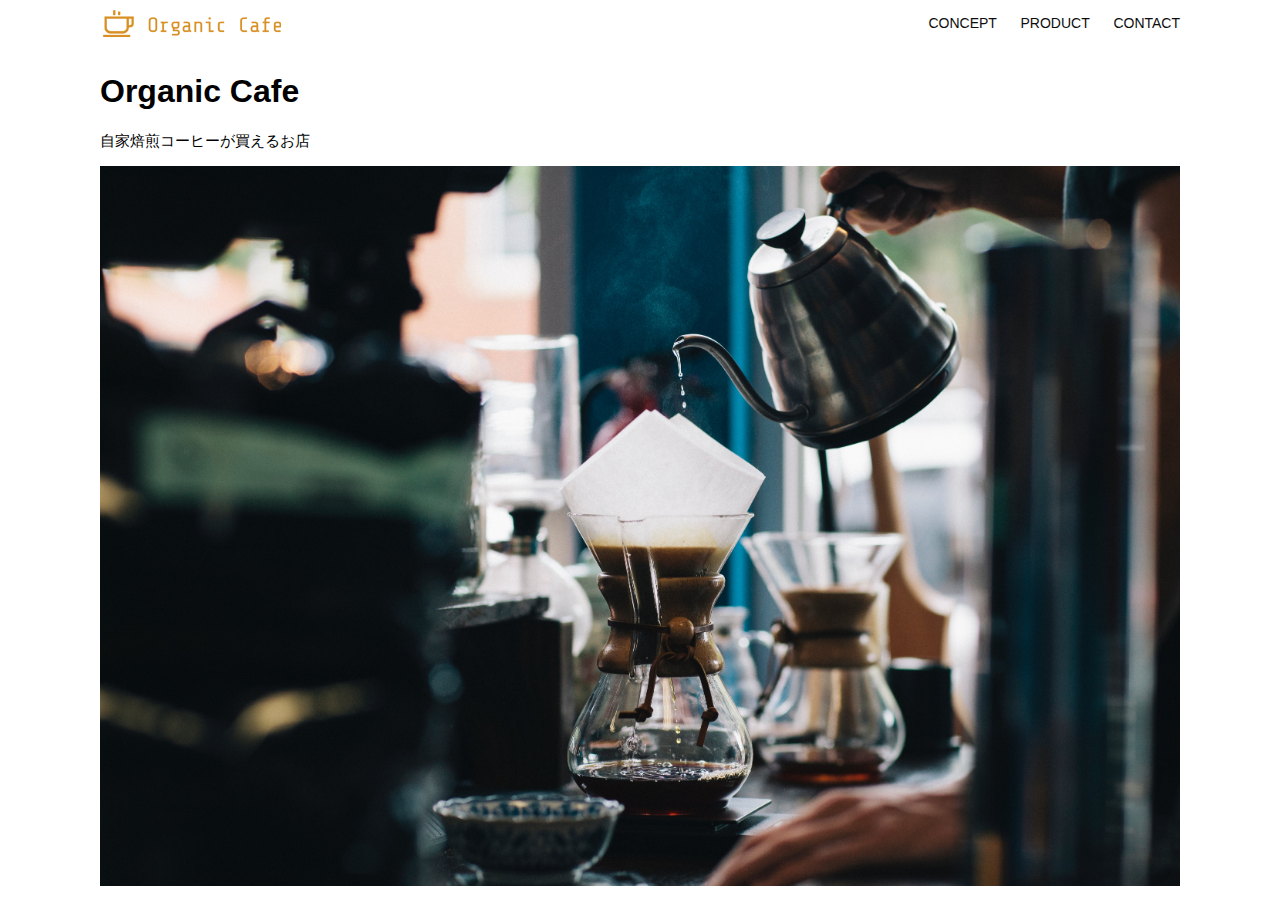
<file: html-css-kadai_013/index.html>
<!DOCTYPE html>
<html>
  <head>
    <title>Organic Cafe</title>
    <meta charset="UTF-8" />
    <meta
      name="description"
      content="自家焙煎のコーヒーがお家で楽しめるOrganic Cafe"
    />
    <meta name="viewport" content="width=device-width, initial-scale=1.0" />
    <link rel="stylesheet" href="style.css" />
  </head>
  <body>
    <!-- ヘッダー -->
    <header>
      <!-- ロゴ -->
      <a href="index.html" id="logo"
        ><img src="images/logo.png" alt="トップページに戻る"
      /></a>

      <!-- PC用ナビゲーション -->
      <nav id="nav-pc">
        <a href="index.html#concept">CONCEPT</a>
        <a href="index.html#product">PRODUCT</a>
        <a href="index.html#contact">CONTACT</a>
      </nav>
      <!-- SP用ナビゲーション -->
      <img id="menu-sp" src="images/button-menu.png" alt="ナビゲーションを開く" onclick="document.getElementById('nav-sp').style.display='block'">
      <nav id="nav-sp">
        <img id="close" src="images/button-close.png" alt="ナビゲーションを閉じる" onclick="document.getElementById('nav-sp').style.display='none'">
        <a id="logo-sp" href="index.html" onclick="document.getElementById('nav-sp').style.display='none';"><img src="images/logo-sp.png" alt="トップページに戻る"></a>
        <a class="menu" href="index.html#concept" onclick="document.getElementById('nav-sp').style.display='none'">CONCEPT</a>
        <a class="menu" href="index.html#product" onclick="document.getElementById('nav-sp').style.display='none'">PRODUCT</a>
        <a class="menu" href="index.html#contact" onclick="document.getElementById('nav-sp').style.display='none'">CONTACT</a>
      </nav>
    </header>
    <main>
      <article>
        <!-- メインビジュアル -->
        <section id="main-visual">
          <div id="main-message">
            <h1>Organic Cafe</h1>
            <p>自家焙煎コーヒーが買えるお店</p>
          </div>
          <img
            src="images/main-image.jpg"
            alt="コーヒーをハンドドリップで淹れる画像"
          />
        </section>
      </article>
    </main>
  </body>
</html>
</file>
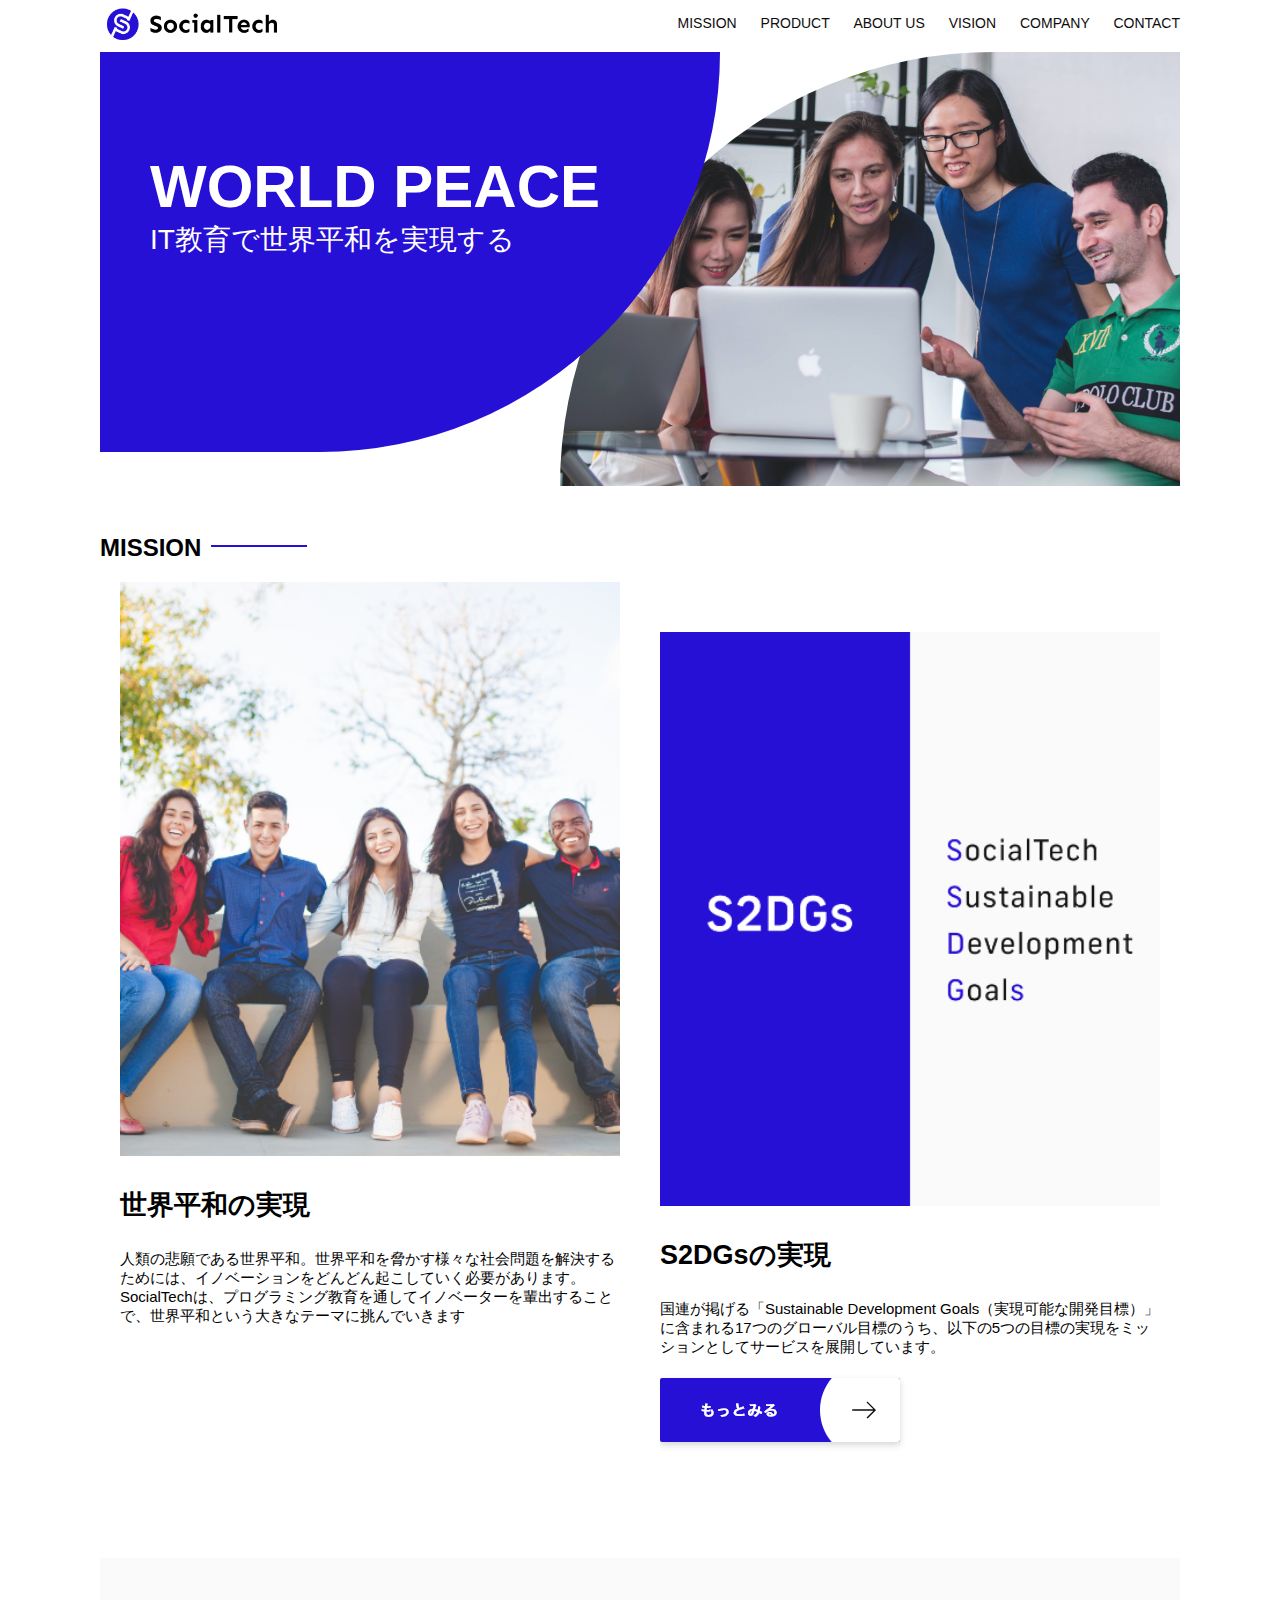
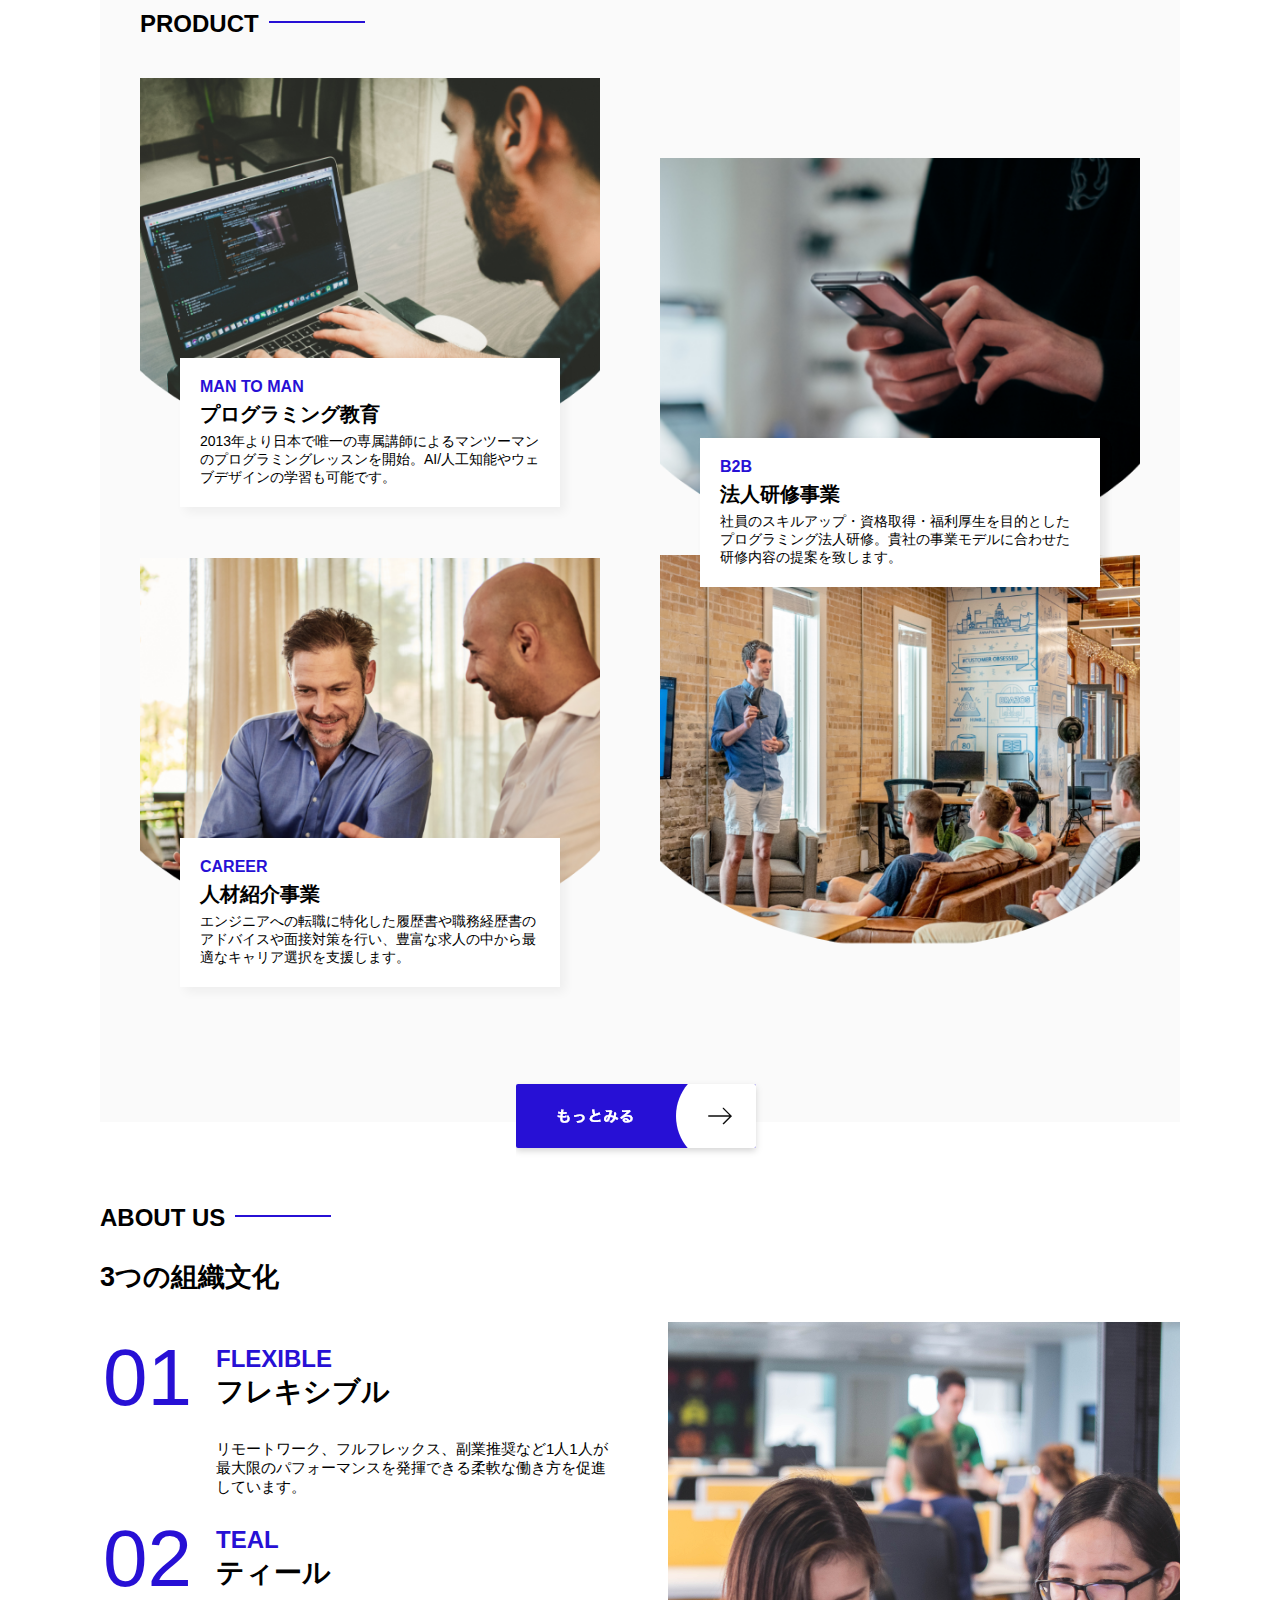
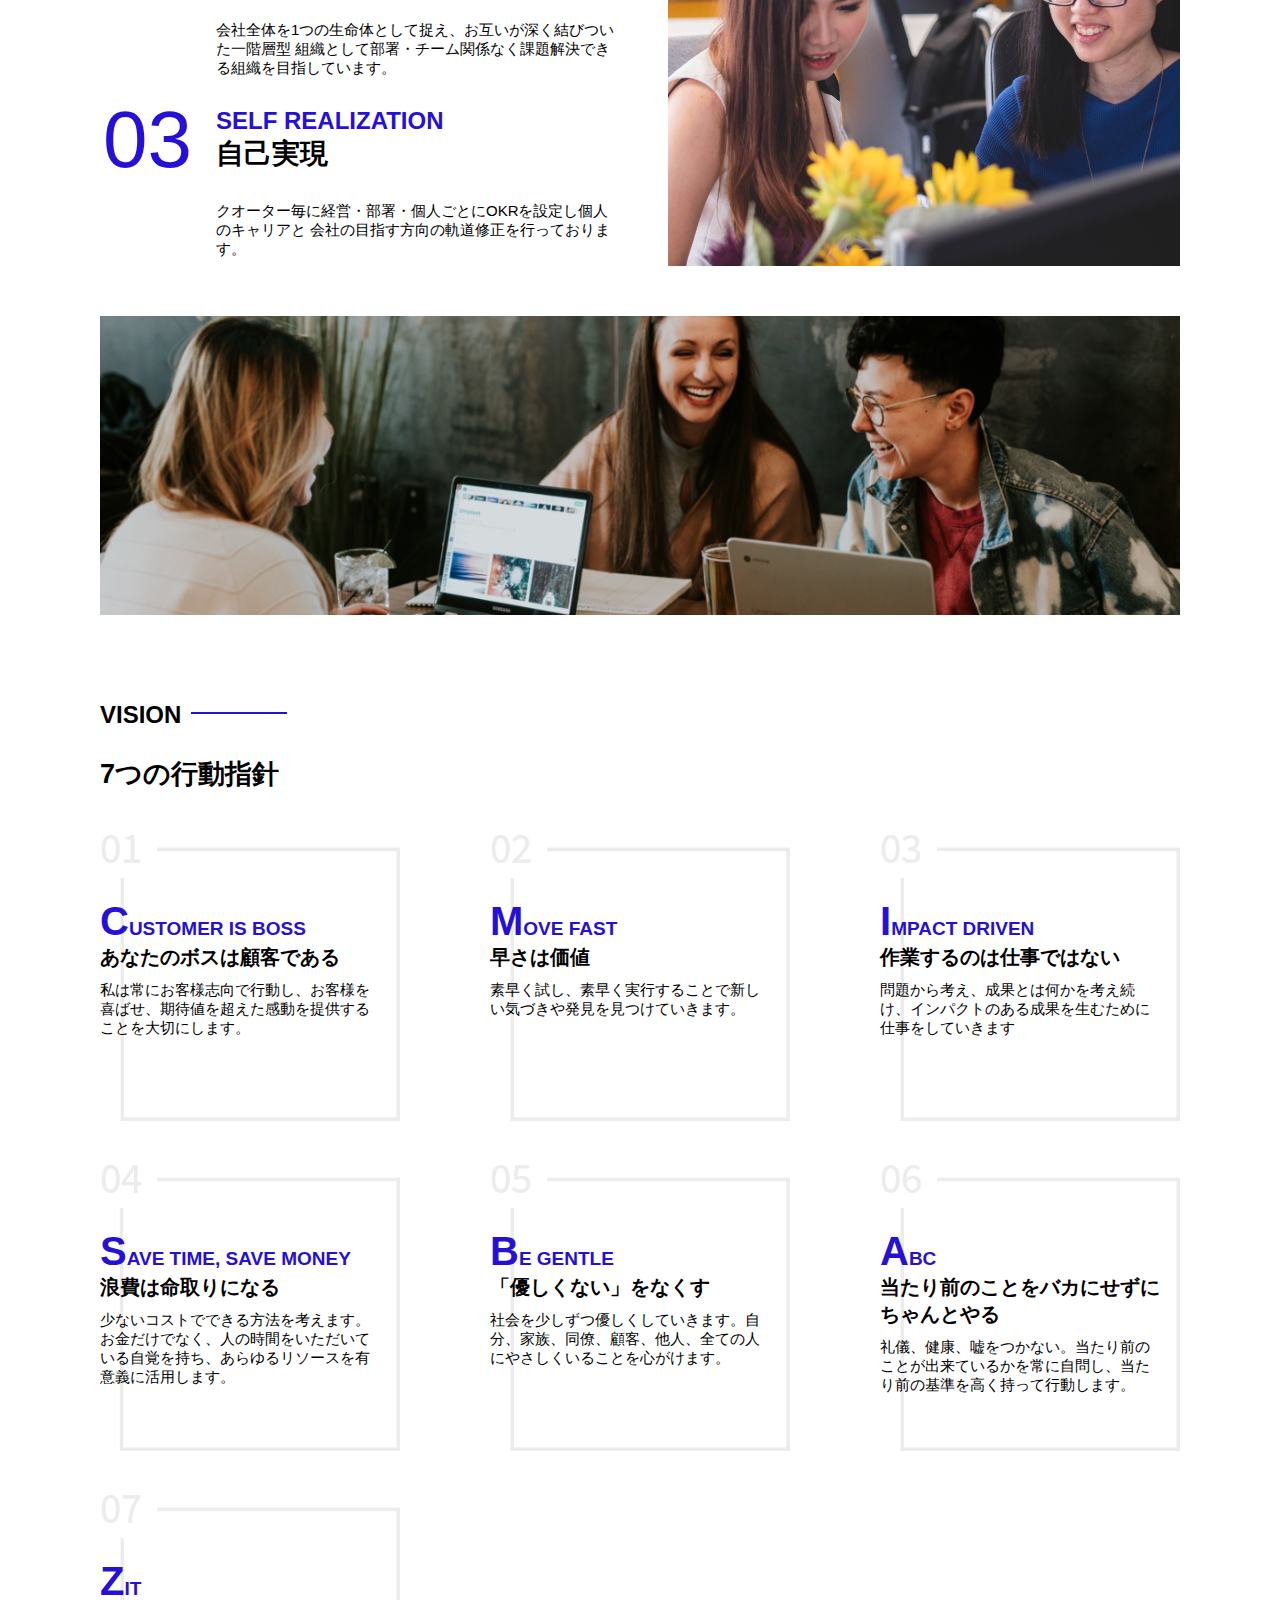
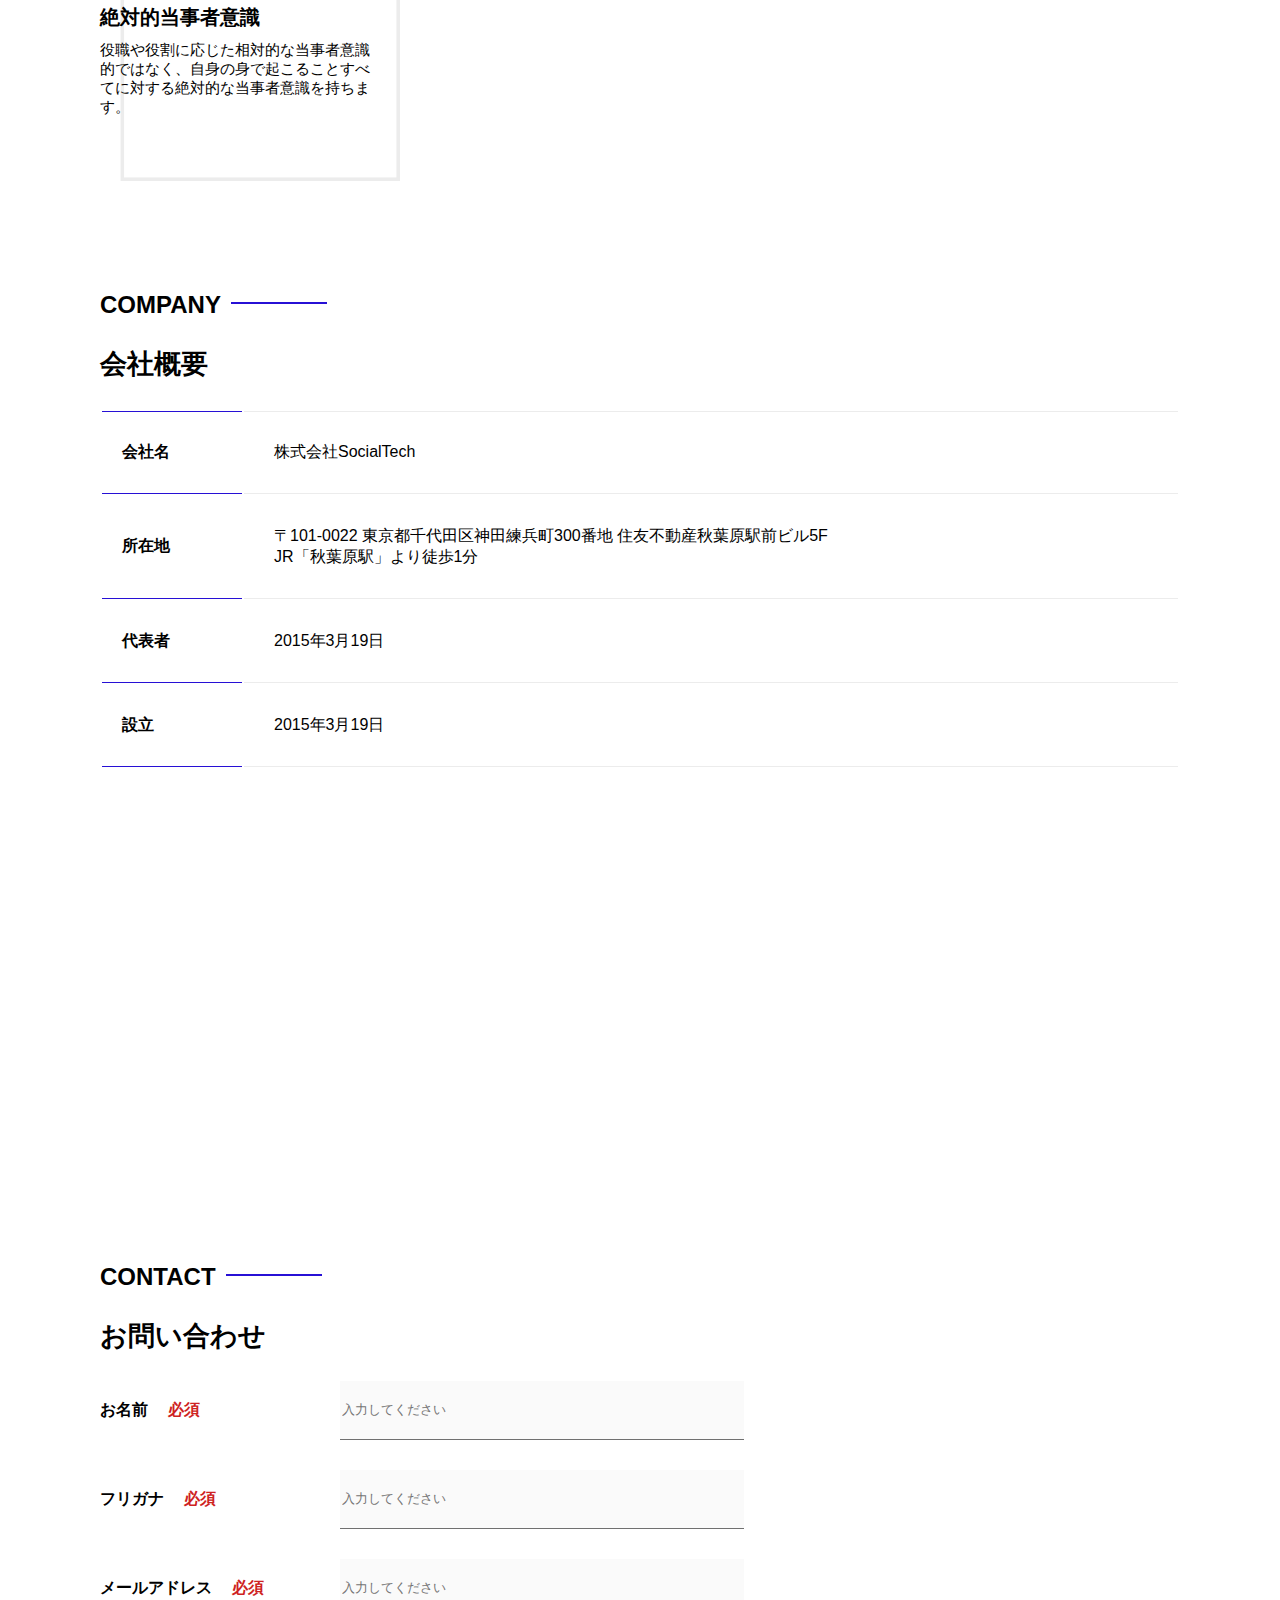
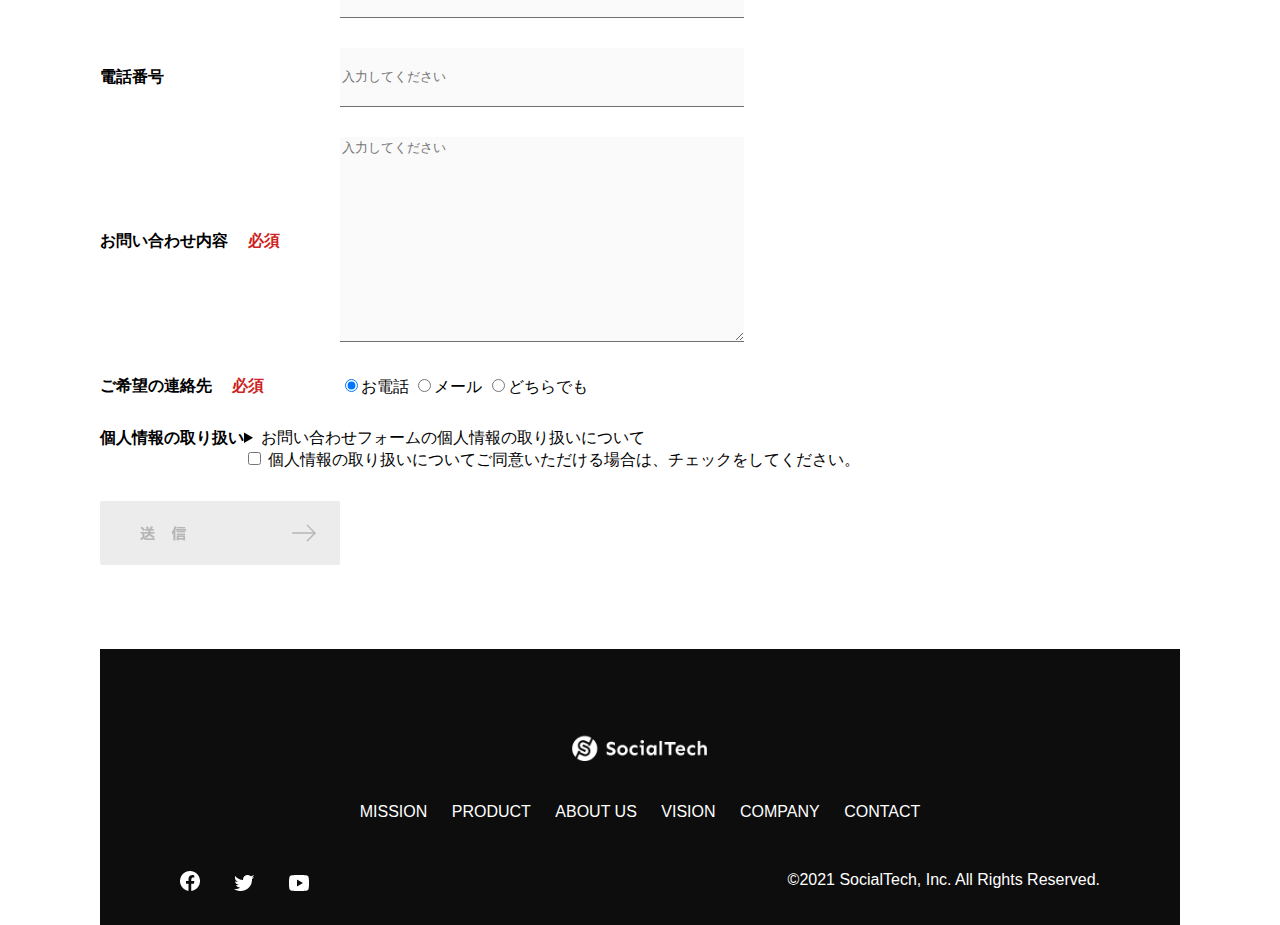
<file: kadai_tutorial_output/index.html>
<!DOCTYPE html>
<html>
    <head>
        <title>SocialTech</title>
        <meta charset="UTF-8">
        <meta name="description" content="SocialTechはEdTech業界のリーディングカンパニーを目指します。">
        <meta name="viewport" content="width=device-width, initial-scale=1.0">
        <link rel="stylesheet" href="style.css">
    </head>
    <body>
        <!--ヘッダー-->
        <header>
            <!--ロゴ-->
            <a href="index.html" id="logo"><img src="images/logo.png" alt="トップページに戻る"></a>

            <!--PC用ナビゲーション-->
            <nav id="nav-pc">
                <a href="mission.html">MISSION</a>
                <a href="product.html">PRODUCT</a>
                <a href="index.html#aboutus">ABOUT US</a>
                <a href="index.html#vision">VISION</a>
                <a href="index.html#company">COMPANY</a>
                <a href="index.html#contact">CONTACT</a>
            </nav>
            <!--スマホ用メニューボタン-->
            <img id="menu-sp" src="images/button-menu.png" alt="ナビゲーションを開く" onclick="document.getElementById('nav-sp').style.display='block'">

            <!--スマホ用ナビゲーション-->
            <nav id="nav-sp">
                <img id="close" src="images/button-close.png" alt="ナビゲーションを閉じる" onclick="document.getElementById('nav-sp').style.display='none'">
                <a id="logo-sp" href="index.html" onclick="document.getElementById('nav-sp').style.display='none'"><img src="images/logo-sp.png" alt="トップページに戻る"></a>
                <a class="menu" href="mission.html" onclick="document.getElementById('nav-sp').style.display='none'">MISSION</a>
                <a class="menu" href="product.html" onclick="document.getElementById('nav-sp').style.display='none'">PRODUCT</a>
                <a class="menu" href="index.html#aboutus" onclick="document.getElementById('nav-sp').style.display='none'">ABOUT US</a>
                <a class="menu" href="index.html#vision" onclick="document.getElementById('nav-sp').style.display = 'none'">VISION</a>
                <a class="menu" href="index.html#company" onclick="document.getElementById('nav-sp').style.display='none'">COMPANY</a>
                <a class="menu" href="index.html#contact" onclick="document.getElementById('nav-sp').style.display='none'">CONTACT</a>
                <div id="sns">
                    <a href="https://www.facebook.com/sejuku2013"><img src="images/button-facebook.png" alt="Facebookのリンク"></a>
                    <a href="https://twitter.com/samuraijuku"><img src="images/button-twitter.png" alt="twitterのリンク"></a>
                    <a href="https://www.youtube.com/channel/UCCF0Q05aDK0xXam4cUQXT8g"><img src="images/button-youtube.png" alt="YouTubeのリンク"></a>
                </div>
            </nav>
        </header>
        <main>
            <article>
                <!--メインビジュアル-->
                <section id="main-visual">
                    <div id="main-message">
                        <h1>WORLD PEACE</h1>
                        <p>IT教育で世界平和を実現する</p>
                    </div>
                    <img src="images/index/index-main.png" alt="PCの周りに集まる多国籍の仲間たち">
                </section>
                <!--ミッション-->
                <section id="mission">
                    <h2 class="index-h2">MISSION</h2>
                    <div id="mission-flex">
                        <div>
                            <img id="mission-photo" src="images/index/index-mission.png" alt="屋外のベンチで写真を撮影する多国籍の仲間たち">
                            <h3>世界平和の実現</h3>
                            <p>人類の悲願である世界平和。世界平和を脅かす様々な社会問題を解決するためには、イノベーションをどんどん起こしていく必要があります。SocialTechは、プログラミング教育を通してイノベーターを輩出することで、世界平和という大きなテーマに挑んでいきます</p>
                        </div>
                        <div>
                            <img id="s2dgs" src="images/index/s2dgs.png" alt="S2DGs">
                            <h3>S2DGsの実現</h3>
                            <p>国連が掲げる「Sustainable Development Goals（実現可能な開発目標）」に含まれる17つのグローバル目標のうち、以下の5つの目標の実現をミッションとしてサービスを展開しています。</p>
                            <a href="mission.html">
                                <img src="images/button-more.png" alt="もっとみる">
                            </a>
                        </div>
                    </div>
                </section>
                <!--プロダクト-->
                <section id="product">
                    <h2 class="index-h2">PRODUCT</h2>
                    <div>
                        <div id="product-left">
                            <div>
                                <img class="product-photo" src="images/index/index-mantoman.png" alt="PCでコードを書く男性">
                                <div class="product-explain">
                                    <span>MAN TO MAN</span>
                                    <h3>プログラミング教育</h3>
                                    <p>2013年より日本で唯一の専属講師によるマンツーマンのプログラミングレッスンを開始。AI/人工知能やウェブデザインの学習も可能です。</p>
                                </div>
                            </div>
                            <div>
                                <img class="product-photo" src="images/index/index-career.png" alt="笑顔で話し合う2人の男性">
                                <div class="product-explain">
                                    <span>CAREER</span>
                                    <h3>人材紹介事業</h3>
                                    <p>エンジニアへの転職に特化した履歴書や職務経歴書のアドバイスや面接対策を行い、豊富な求人の中から最適なキャリア選択を支援します。</p>
                                </div>
                            </div>
                        </div>
                        <div id="product-right">
                            <div>
                                <img class="product-photo" src="images/index/index-media.png" alt="スマートフォンを操作する人">
                                <div class="product-explain">
                                    <span>MEDIA</span>
                                    <h3>プログラミング学習メディア</h3>
                                    <p>月間200万人に読まれる日本最大級のプログラミング学習サイト「SocialTech Blog」やYouTubeチャンネルもて学習情報を発信しています</p>
                                </div>
                            </div>
                            <div>
                                <img class="product-photo" src="images/index/index-b2b.png" alt="講演中の男性とそれを聴く人々">
                                <div class="product-explain">
                                    <span>B2B</span>
                                    <h3>法人研修事業</h3>
                                    <p>社員のスキルアップ・資格取得・福利厚生を目的としたプログラミング法人研修。貴社の事業モデルに合わせた研修内容の提案を致します。</p>
                                </div>
                            </div>
                        </div>
                    </div>
                    <div>
                        <a id="product-more" href="product.html">
                            <img src="images/button-more.png" alt="もっとみる">
                        </a>
                    </div>
                </section>
                <!--ABOUT US-->
                <section id="aboutus">
                    <h2 class="index-h2">ABOUT US</h2>
                    <h3>3つの組織文化</h3>
                    <div>
                        <table class="culture-table">
                            <tr>
                                <td>
                                    <span class="culture-num">01</span>
                                </td>
                                <td>
                                    <span class="culture-en">FLEXIBLE</span>
                                    <span class="culture-jp">フレキシブル</span>
                                </td>
                            </tr>
                            <tr>
                                <td>
                                    <!--空のセル-->
                                </td>
                                <td>
                                    <p class="culture-description">
                                        リモートワーク、フルフレックス、副業推奨など1人1人が最大限のパフォーマンスを発揮できる柔軟な働き方を促進しています。
                                    </p>
                                </td>
                            </tr>
                            <tr>
                                <td>
                                    <span class="culture-num">02</span>
                                </td>
                                <td>
                                    <span class="culture-en">TEAL</span>
                                    <span class="culture-jp">ティール</span>
                                </td>
                            </tr>
                            <tr>
                                <td>
                                    <!--空のセル-->
                                </td>
                                <td>
                                    <p class="culture-description">
                                        会社全体を1つの生命体として捉え、お互いが深く結びついた一階層型
                                        組織として部署・チーム関係なく課題解決できる組織を目指しています。
                                    </p>
                                </td>
                            </tr>
                            <tr>
                                <td>
                                    <span class="culture-num">03</span>
                                </td>
                                <td>
                                    <span class="culture-en">SELF REALIZATION</span>
                                    <span class="culture-jp">自己実現</span>
                                </td>
                            </tr>
                            <tr>
                                <td>
                                    <!--空のセル-->
                                </td>
                                <td>
                                    <p class="culture-description">
                                        クオーター毎に経営・部署・個人ごとにOKRを設定し個人のキャリアと
                                        会社の目指す方向の軌道修正を行っております。
                                    </p>
                                </td>
                            </tr>
                        </table>
                        <img class="culture-img" src="images/index/index-aboutus1.png" alt="笑顔で話し合う2人の女性">
                    </div>
                    <img class="culture-img2" src="images/index/index-aboutus2.png" alt="笑顔で話し合う3人の男女">
                </section>
                <!--VISION-->
                <section id="vision">
                    <h2 class="index-h2">VISION</h2>
                    <h3>7つの行動指針</h3>
                    <div>
                        <div class="vision-box">
                            <img src="images/index/vision-01.png" alt="01">
                            <span>
                                <h4>CUSTOMER IS BOSS</h4>
                                <h5>あなたのボスは顧客である</h5>
                                <p>私は常にお客様志向で行動し、お客様を喜ばせ、期待値を超えた感動を提供することを大切にします。</p>
                            </span>
                        </div>
                        <div class="vision-box">
                            <img src="images/index/vision-02.png" alt="02">
                            <span>
                                <h4>MOVE FAST</h4>
                                <h5>早さは価値</h5>
                                <p>素早く試し、素早く実行することで新しい気づきや発見を見つけていきます。</p>
                            </span>
                        </div>
                        <div class="vision-box">
                            <img src="images/index/vision-03.png" alt="03">
                            <span>
                                <h4>IMPACT DRIVEN</h4>
                                <h5>作業するのは仕事ではない</h5>
                                <p>問題から考え、成果とは何かを考え続け、インパクトのある成果を生むために仕事をしていきます</p>
                            </span>
                        </div>
                        <div class="vision-box">
                            <img src="images/index/vision-04.png" alt="04">
                            <span>
                                <h4>SAVE TIME, SAVE MONEY</h4>
                                <h5>浪費は命取りになる</h5>
                                <p>少ないコストでできる方法を考えます。お金だけでなく、人の時間をいただいている自覚を持ち、あらゆるリソースを有意義に活用します。</p>
                            </span>
                        </div>
                        <div class="vision-box">
                            <img src="images/index/vision-05.png" alt="05">
                            <span>
                                <h4>BE GENTLE</h4>
                                <h5>「優しくない」をなくす</h5>
                                <p>社会を少しずつ優しくしていきます。自分、家族、同僚、顧客、他人、全ての人にやさしくいることを心がけます。</p>
                            </span>
                        </div>
                        <div class="vision-box">
                            <img src="images/index/vision-06.png" alt="06">
                            <span>
                                <h4>ABC</h4>
                                <h5>当たり前のことをバカにせずにちゃんとやる</h5>
                                <p>礼儀、健康、嘘をつかない。当たり前のことが出来ているかを常に自問し、当たり前の基準を高く持って行動します。</p>
                            </span>
                        </div>
                        <div class="vision-box">
                            <img src="images/index/vision-07.png" alt="07">
                            <span>
                                <h4>ZIT</h4>
                                <h5>絶対的当事者意識</h5>
                                <p>役職や役割に応じた相対的な当事者意識的ではなく、自身の身で起こることすべてに対する絶対的な当事者意識を持ちます。</p>
                            </span>
                        </div>
                    </div>
                </section>
                <!--COMPANY-->
                <section id="company">
                    <h2 class="index-h2">COMPANY</h2>
                    <h3>会社概要</h3>
                    <table id="company-table">
                        <tr>
                            <th class="tableheader-first">会社名</th>
                            <td class="cell-first">株式会社SocialTech</td>
                        </tr>
                        <tr>
                            <th class="tableheader">所在地</th>
                            <td class="cell">〒101-0022 東京都千代田区神田練兵町300番地 住友不動産秋葉原駅前ビル5F<br>JR「秋葉原駅」より徒歩1分</td>
                        </tr>
                        <tr>
                            <th class="tableheader">代表者</th>
                            <td class="cell">2015年3月19日</td>
                        </tr>
                        <tr>
                            <th class="tableheader">設立</th>
                            <td class="cell">2015年3月19日</td>
                        </tr>
                    </table>
                    <iframe 
                    src="https://www.google.com/maps/embed?pb=!1m18!1m12!1m3!1d3240.068678112401!2d139.7720776762318!3d35.69992752894606!2m3!1f0!2f0!3f0!3m2!1i1024!2i768!4f13.1!3m3!1m2!1s0x60188fee13660e23%3A0x77137876edf742ac!2z5L2P5Y-L5LiN5YuV55Sj56eL6JGJ5Y6f6aeF5YmN44OT44Or!5e0!3m2!1sja!2sjp!4v1716807836981!5m2!1sja!2sjp" width="600" height="450" 
                    style="border:0;" allowfullscreen="" loading="lazy" referrerpolicy="no-referrer-when-downgrade">
                    </iframe>
                </section>
                <!--お問い合わせフォーム-->
                <section id="contact">
                    <h2 class="index-h2">CONTACT</h2>
                    <h3>お問い合わせ</h3>
                    <form>
                        <div>
                            <div class="contact-heading">
                                <label class="contact-label">お名前<span class="contact-span">必須</span></label>
                            </div>
                            <div>
                                <input type="text" name="name" placeholder="入力してください" class="contact-textbox">
                            </div>
                        </div>
                        <div>
                            <div class="contact-heading">
                                <label class="contact-label">フリガナ<span class="contact-span">必須</span></label>
                            </div>
                            <div>
                                <input type="text" name="hurigana" placeholder="入力してください" class="contact-textbox">
                            </div>
                        </div>
                        <div>
                            <div class="contact-heading">
                                <label class="contact-label">メールアドレス<span class="contact-span">必須</span></label>
                            </div>
                            <div>
                                <input tupe="text" name="email" placeholder="入力してください" class="contact-textbox">
                            </div>
                        </div>
                        <div>
                            <div class="contact-heading">
                                <label class="contact-label">電話番号</label>
                            </div>
                            <div>
                                <input type="text" name="tel" placeholder="入力してください" class="contact-textbox">
                            </div>
                        </div>
                        <div>
                            <div class="contact-heading">
                                <label class="contact-label">お問い合わせ内容<span class="contact-span">必須</span></label>
                            </div>
                            <div>
                                <textarea class="contact-textarea" placeholder="入力してください" name="message"></textarea>
                            </div>
                        </div>
                        <div>
                            <div class="contact-heading">
                                <label class="contact-label">ご希望の連絡先<span class="contact-span">必須</span></label>
                            </div>
                            <div>
                                <input class="radiobutton" type="radio" value="tel" name="contact" checked><label>お電話</label>
                                <input class="radiobutton" type="radio" value="mail" name="contact"><label>メール</label>
                                <input class="radiobutton" type="radio" value="both" name="contact"><label>どちらでも</label>
                            </div>
                        </div>
                        <div>
                            <div class="contact-label">個人情報の取り扱い</div>
                            <div>
                                <details>
                                    <summary>お問い合わせフォームの個人情報の取り扱いについて</summary>
                                    <div>
                                        <span>１. 組織の名称又は氏名</span><br>
                                        株式会社SocialTech<br><br>
                                        <span>２. 個人情報保護管理者（若しくはその代理人）の氏名又は職名、所属および連絡先
                                        鈴木 一郎 コーポレート部</span><br>
                                        メールアドレス:samurai@example.com<br>
                                        TEL:03-1234-5678<br>
                                        <span>３. 個人情報の利用目的</span><br>
                                        ・本サービス及び本サービスに関連する情報の提供又はそれらに関する連絡のため<br>
                                        ・ユーザーの本人確認のため<br>
                                        ・当社サービスのご案内のため<br>
                                        ・当社の商品等の広告または宣伝（電子メールによるものを含むものとします。）<br><br>
                                        <span>４. 個人情報の取り扱い業務の委託</span><br>
                                        個人情報の取り扱い業務の全部または一部を外部に業務委託する場合があります。<br>
                                        その際、弊社は、個人情報を適切に保護できる管理体制を敷き実行していることを条件として<br>
                                        委託先を厳選したうえで、機密保持契約を委託先と締結し、お客様の個人情報を厳密に管理させます。<br><br>
                                        <span>５. 個人情報の開示等の請求</span><br>
                                        お客様は、弊社に対してご自身の個人情報の開示等（利用目的の通知、開示、内容の訂正・追加・削除、利用の停止または消去、第三者への提供の停止）に関して、当社問い合わせ窓口に申し出ることができます<br>
                                        その際、弊社はお客様ご本人を確認させていただいたうえで、合理的な期間内に対応しています。<br><br>
                                        なお、個人情報に関する弊社問い合わせ先は、次の通りです。<br><br>
                                        株式会社SocialTech 個人情報問合せ窓口<br>
                                        〒101-0022 東京都千代田区神田練塀町300番地 住友不動産秋葉原駅前ビル5F<br>
                                        メールアドレス:sample@example.com TEL:03-1234-5678<br><br>
                                        <span>６. 個人情報を提供されることの任意性について</span><br><br>
                                        お客様がご自身の個人情報を弊社に提供されるか否かは、お客様のご判断によりますが、もしご提供されない場合には、適切なサービスが提供できない場合がありますので予めご了承ください。
                                    </div>
                                </details>
                                <input type="checkbox" name="agree">
                                <span>個人情報の取り扱いについてご同意いただける場合は、チェックをしてください。</span>
                            </div>
                        </div>
                        <input type="image" src="images/button-submit.png" alt="送信する">
                    </form>
                </section>
            </article>
            <footer>
                <div id="footer-logo">
                    <img src="images/logo-sp.png" alt="SocialTech">
                </div>
                <div id="footer-link">
                    <a href="mission.html">MISSION</a>
                    <a href="product.html">PRODUCT</a>
                    <a href="index.html#aboutus">ABOUT US</a>
                    <a href="index.html#vision">VISION</a>
                    <a href="index.html#company">COMPANY</a>
                    <a href="index.html#contact">CONTACT</a>
                </div>
                <div id="sns-footer">
                    <a href="https://www.facebook.com/sejuku2013"><img src="images/button-facebook.png" alt="Facebookのリンク"></a>
                    <a href="https://twitter.com/samuraijuku"><img src="images/button-twitter.png" alt="twitterのリンク"></a>
                    <a href="https://www.youtube.com/channel/UCCF0Q05aDK0xXam4cUQXT8g"><img src="images/button-youtube.png" alt="YouTubeのリンク"></a>
                    <span id="copyright">&copy;2021 SocialTech, Inc. All Rights Reserved.</span>
                </div>
            </footer>
        </main>
    </body>    
</html>
</file>
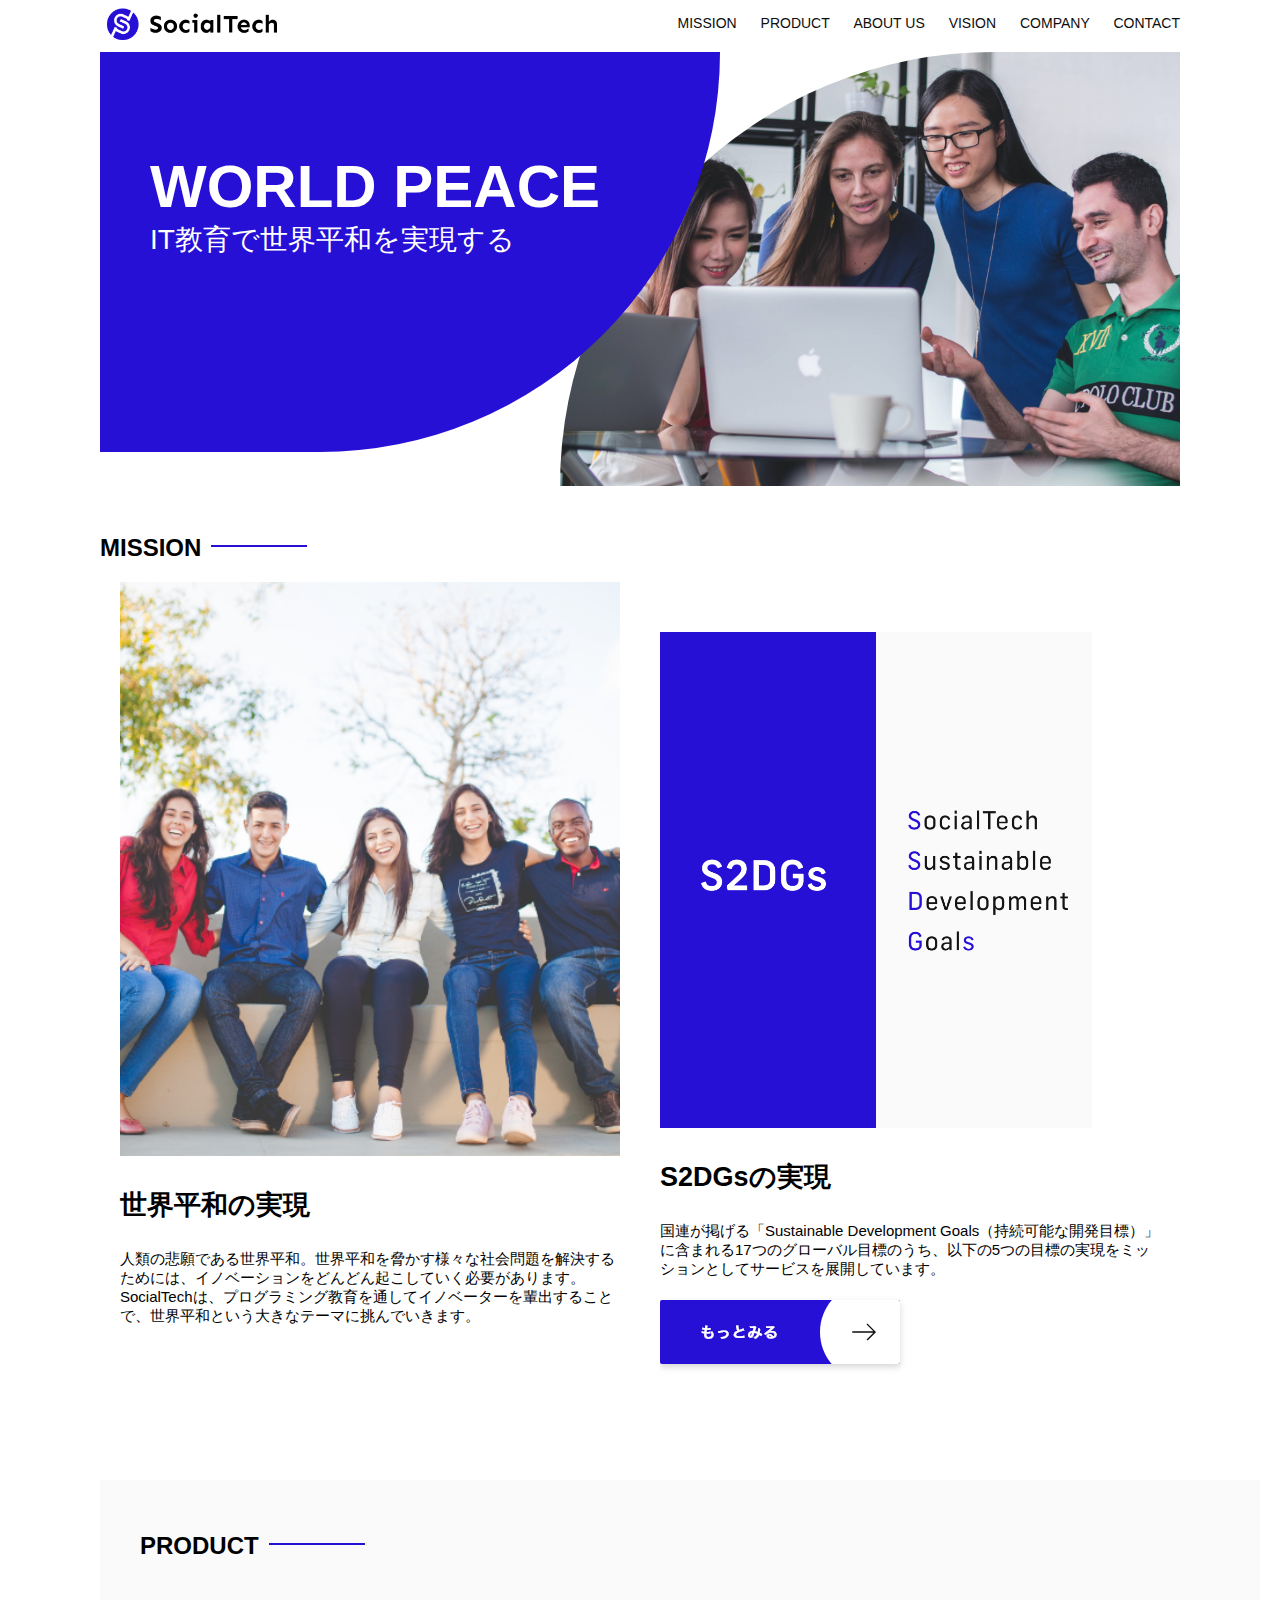
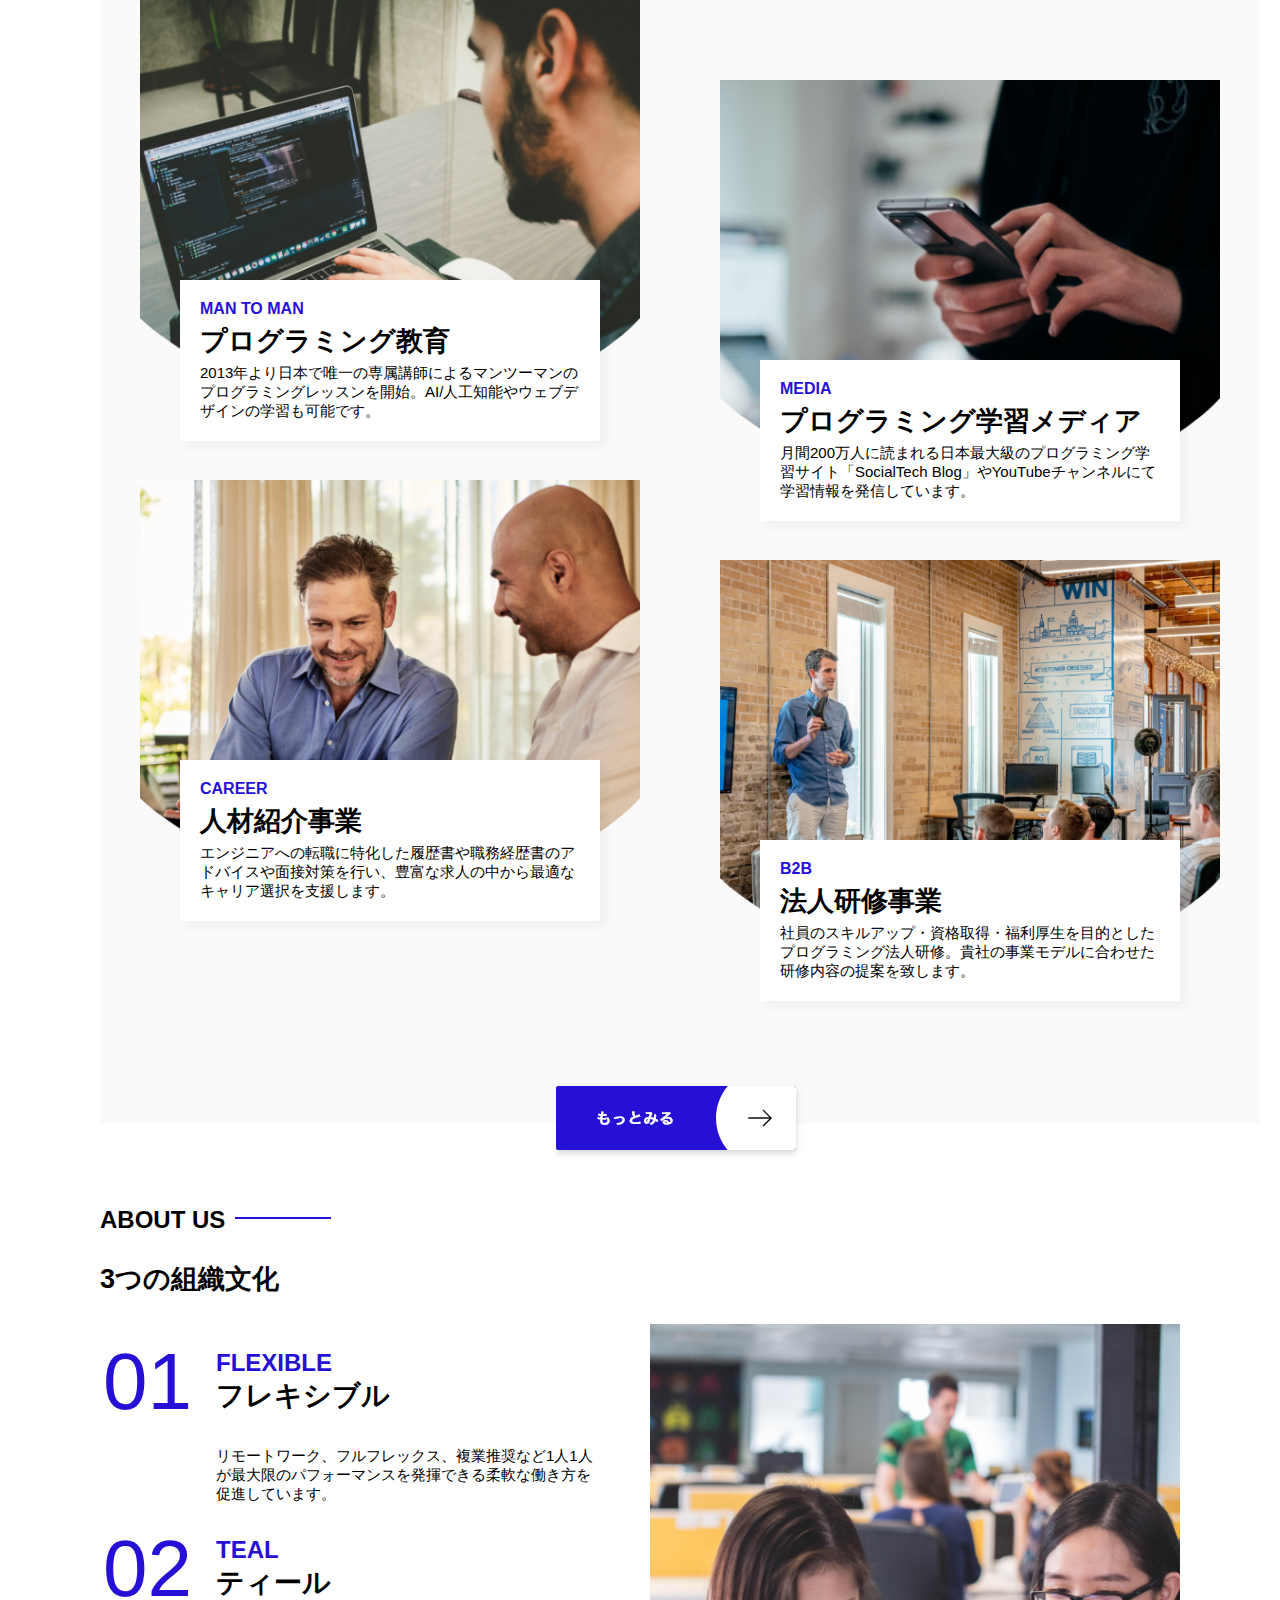
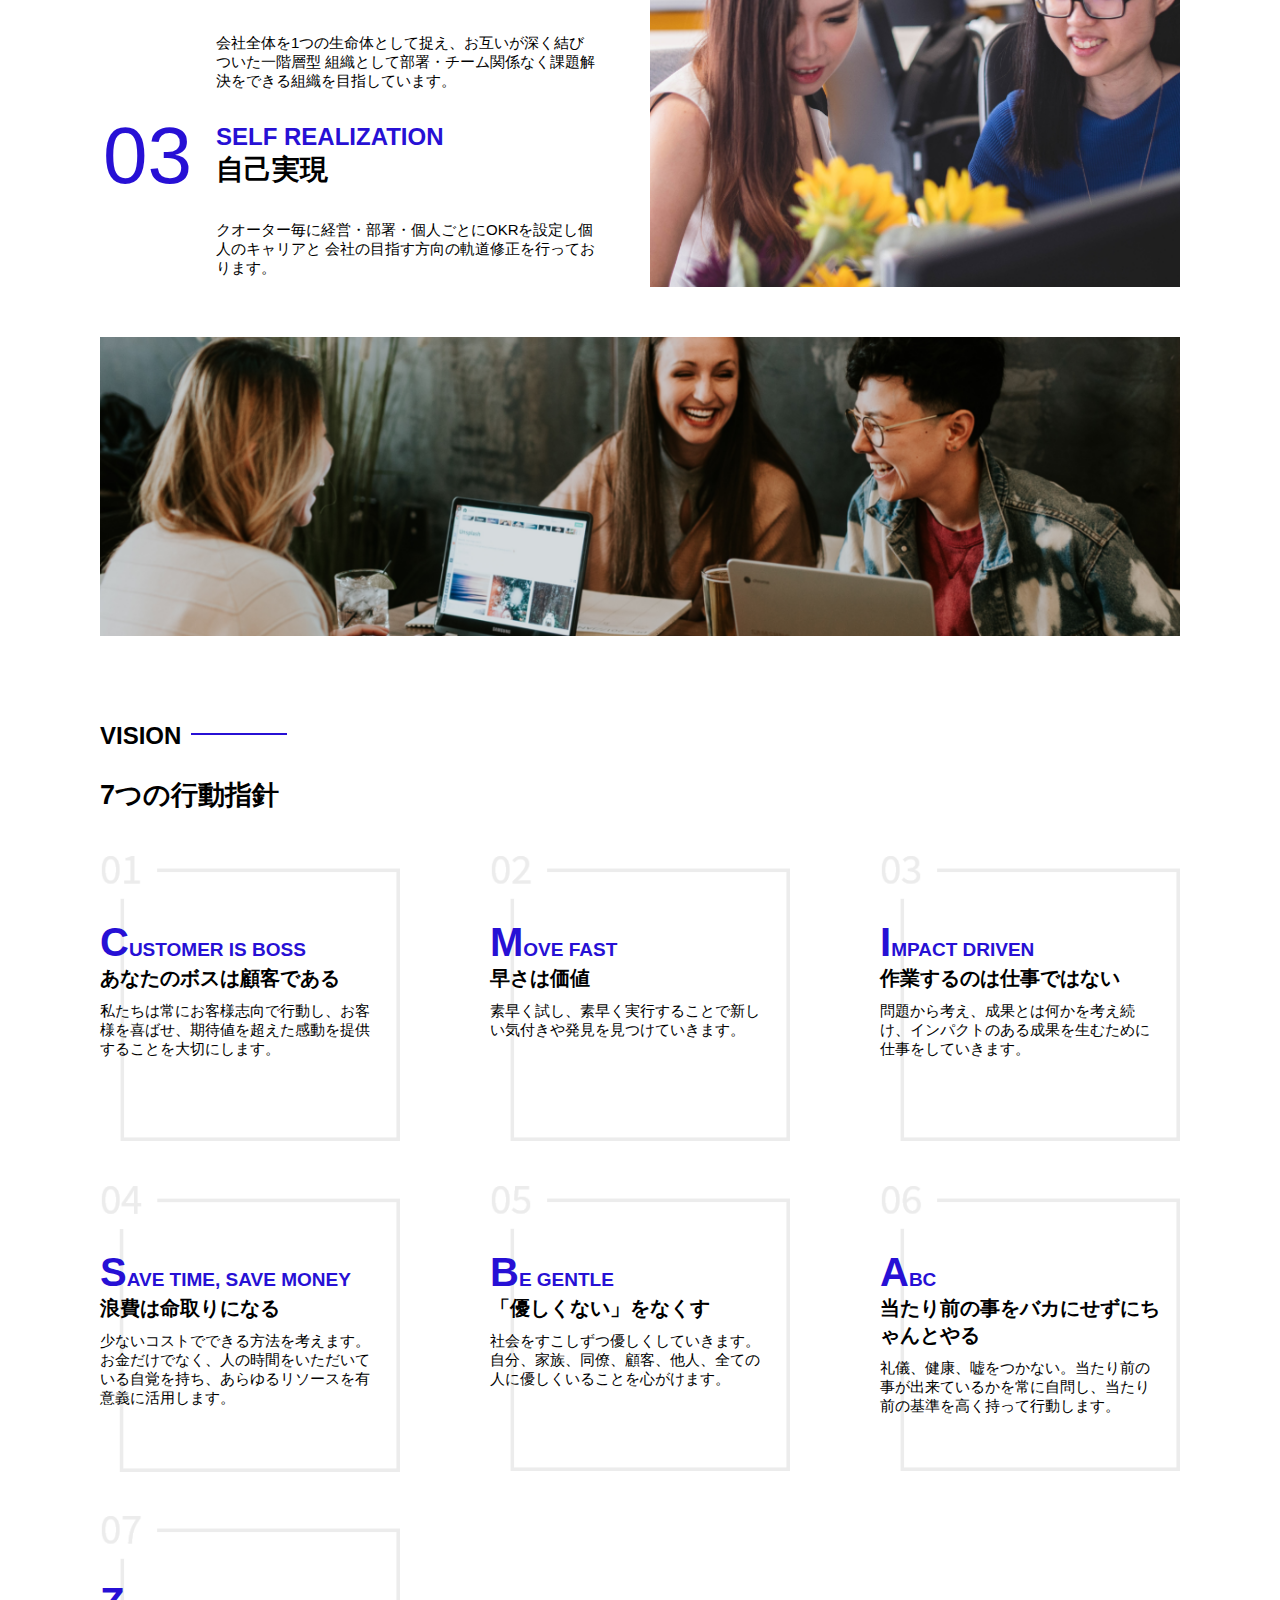
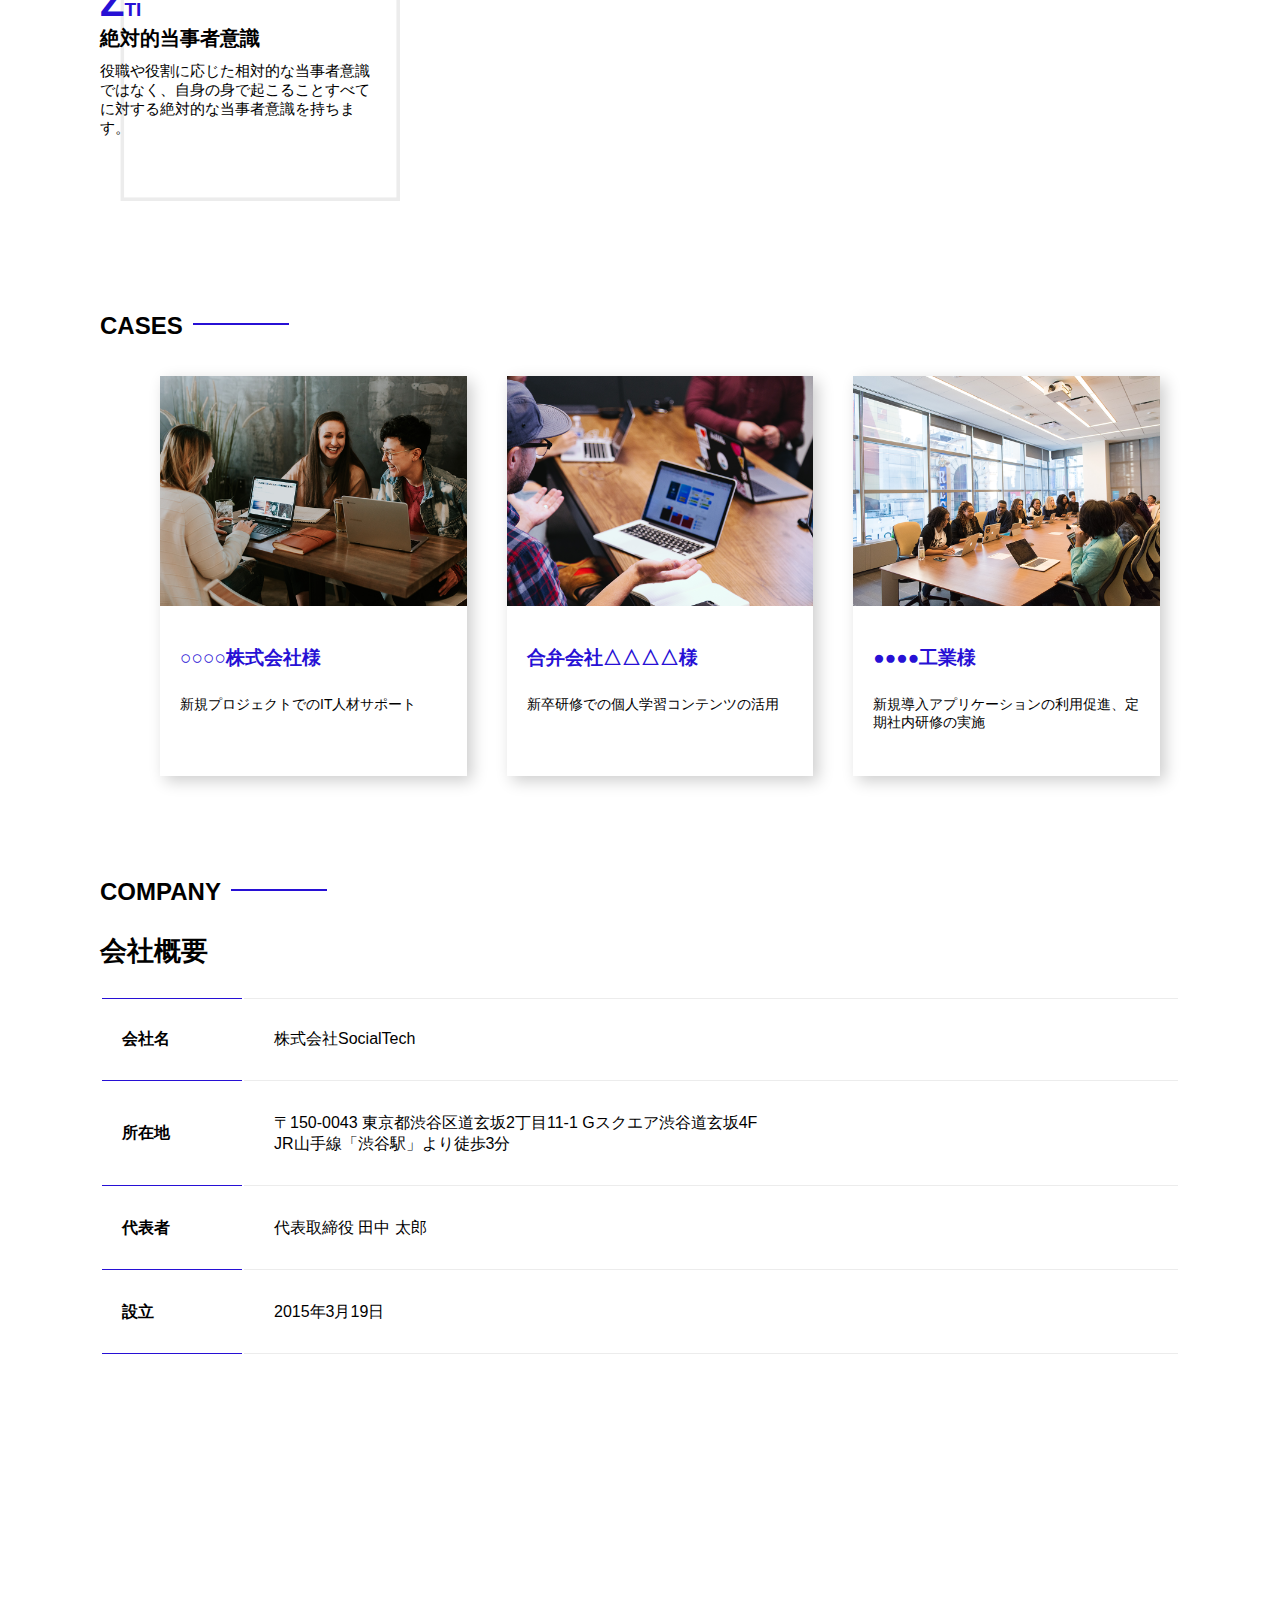
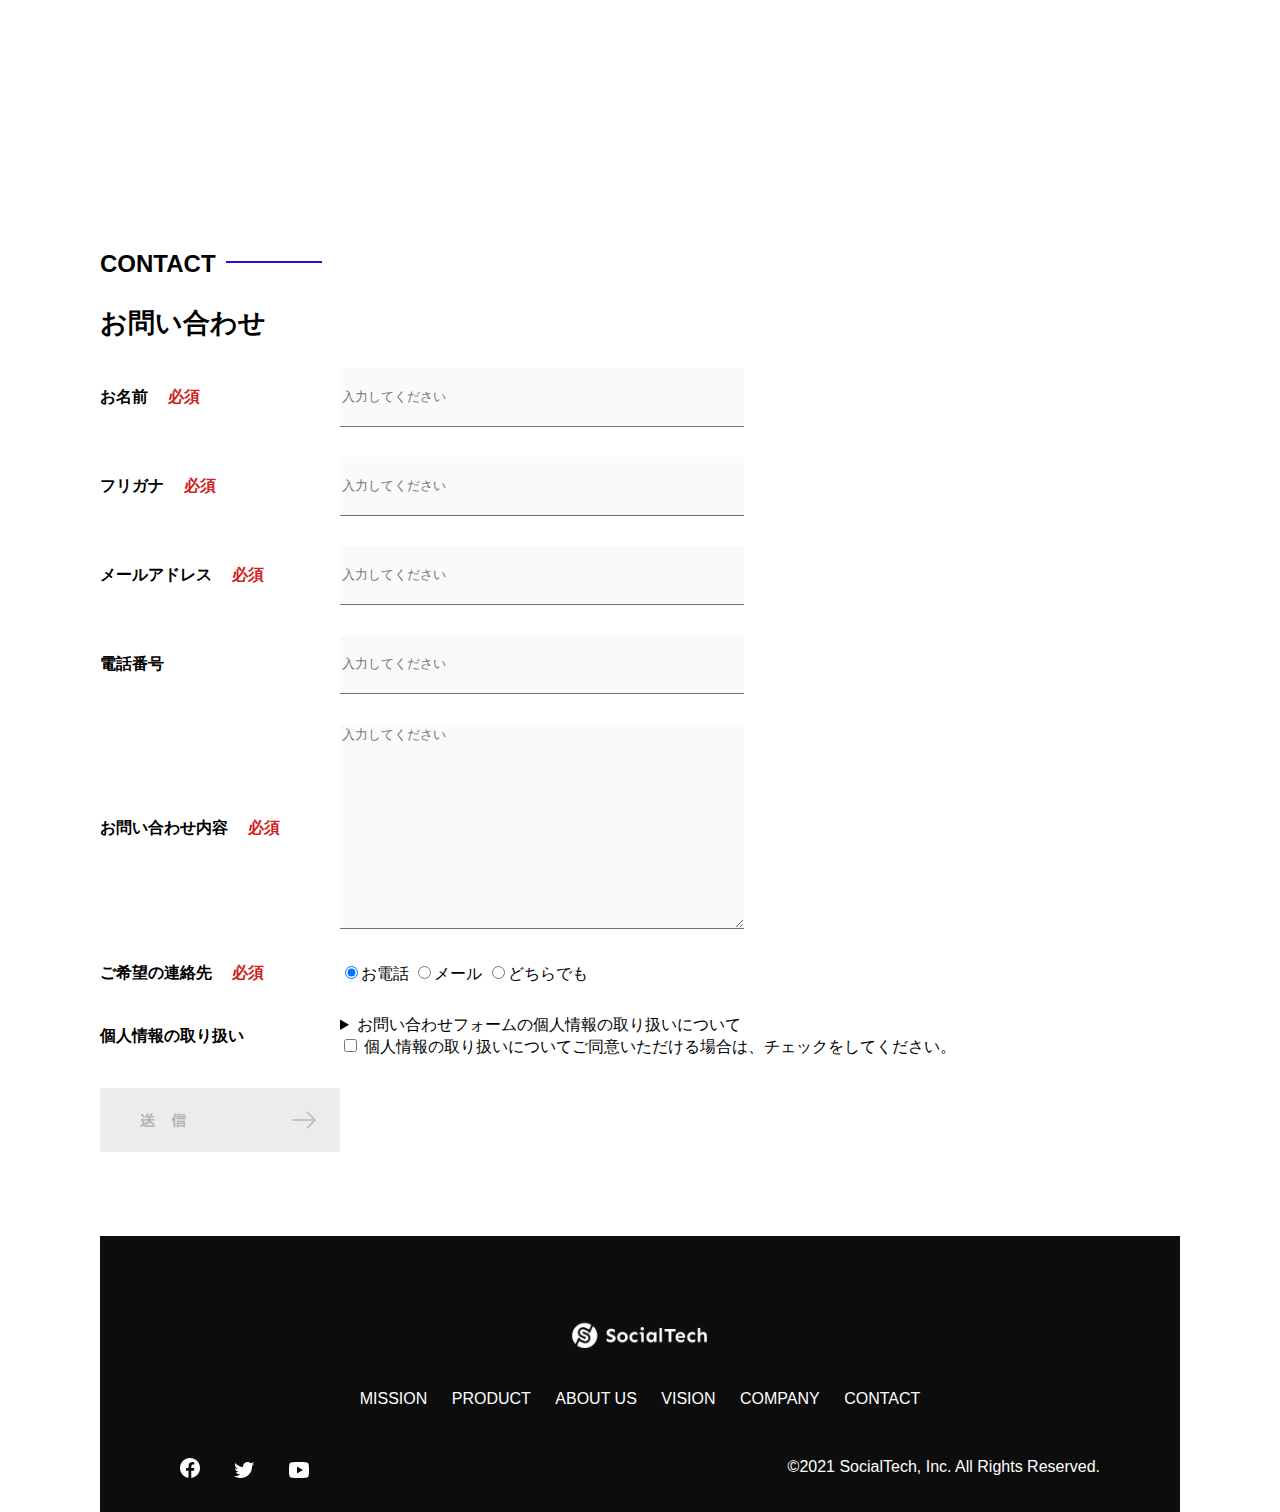
<file: kadai_tutorial_output/socialtech-kadai_012/index.html>
<!DOCTYPE html>
<html>
  <head>
    <title>SocialTech</title>
    <meta charset="UTF-8" />
    <meta
      name="description"
      content="SocialTechはEdTech業界のリーディングカンパニーを目指します。"
    />
    <meta name="viewport" content="width=device-width, initial-scale=1.0" />
    <link rel="stylesheet" href="style.css" />
  </head>
  <body>
    <!-- ヘッダー -->
    <header>
      <!-- ロゴ -->
      <a href="index.html" id="logo"
        ><img src="images/logo.png" alt="トップページに戻る"
      /></a>

      <!-- PC用ナビゲーション -->
      <nav id="nav-pc">
        <a href="mission.html">MISSION</a>
        <a href="product.html">PRODUCT</a>
        <a href="index.html#aboutus">ABOUT US</a>
        <a href="index.html#vision">VISION</a>
        <a href="index.html#company">COMPANY</a>
        <a href="index.html#contact">CONTACT</a>
      </nav>
    </header>
    <main>
      <article>
        <!-- メインビジュアル -->
        <section id="main-visual">
          <div id="main-message">
            <h1>WORLD PEACE</h1>
            <p>IT教育で世界平和を実現する</p>
          </div>
          <img
            src="images/index/index-main.png"
            alt="PCの周りに集まる多国籍の仲間たち"
          />
        </section>
        <!--ミッション-->
        <section id="mission">
          <h2 class="index-h2">MISSION</h2>
          <div id="mission-flex">
            <div>
              <img
                id="mission-photo"
                src="images/index/index-mission.png"
                alt="屋外のベンチで写真を撮影する多国籍の仲間たち"
              />
              <h3>世界平和の実現</h3>
              <p>
                人類の悲願である世界平和。世界平和を脅かす様々な社会問題を解決するためには、イノベーションをどんどん起こしていく必要があります。SocialTechは、プログラミング教育を通してイノベーターを輩出することで、世界平和という大きなテーマに挑んでいきます。
              </p>
            </div>
            <div>
              <img id="s2dgs" src="images/index/s2dgs.png" alt="S2DGs" />
              <h3>S2DGsの実現</h3>
              <p>
                国連が掲げる「Sustainable Development
                Goals（持続可能な開発目標）」に含まれる17つのグローバル目標のうち、以下の5つの目標の実現をミッションとしてサービスを展開しています。
              </p>
              <a href="mission.html">
                <img src="images/button-more.png" alt="もっとみる" />
              </a>
            </div>
          </div>
        </section>
        <!-- プロダクト -->
        <section id="product">
          <h2 class="index-h2">PRODUCT</h2>
          <div>
            <div id="product-left">
              <div>
                <img
                  class="product-photo"
                  src="images/index/index-mantoman.png"
                  alt="PCでコードを書く男性"
                />
                <div class="product-explain">
                  <span>MAN TO MAN</span>
                  <h3>プログラミング教育</h3>
                  <p>
                    2013年より日本で唯一の専属講師によるマンツーマンのプログラミングレッスンを開始。AI/人工知能やウェブデザインの学習も可能です。
                  </p>
                </div>
              </div>
              <div>
                <img
                  class="product-photo"
                  src="images/index/index-career.png"
                  alt="笑顔で話し合う2人の男性"
                />
                <div class="product-explain">
                  <span>CAREER</span>
                  <h3>人材紹介事業</h3>
                  <p>
                    エンジニアへの転職に特化した履歴書や職務経歴書のアドバイスや面接対策を行い、豊富な求人の中から最適なキャリア選択を支援します。
                  </p>
                </div>
              </div>
            </div>
            <div id="product-right">
              <div>
                <img
                  class="product-photo"
                  src="images/index/index-media.png"
                  alt="スマートフォンを操作する人"
                />
                <div class="product-explain">
                  <span>MEDIA</span>
                  <h3>プログラミング学習メディア</h3>
                  <p>
                    月間200万人に読まれる日本最大級のプログラミング学習サイト「SocialTech
                    Blog」やYouTubeチャンネルにて学習情報を発信しています。
                  </p>
                </div>
              </div>
              <div>
                <img
                  class="product-photo"
                  src="images/index/index-b2b.png"
                  alt="講演中の男性とそれを聴く人々"
                />
                <div class="product-explain">
                  <span>B2B</span>
                  <h3>法人研修事業</h3>
                  <p>
                    社員のスキルアップ・資格取得・福利厚生を目的としたプログラミング法人研修。貴社の事業モデルに合わせた研修内容の提案を致します。
                  </p>
                </div>
              </div>
            </div>
          </div>
          <div>
            <a id="product-more" href="product.html">
              <img src="images/button-more.png" alt="もっとみる" />
            </a>
          </div>
        </section>
        <!---ABOUT US-->
        <section id="aboutus">
          <h2 class="index-h2">ABOUT US</h2>
          <h3>3つの組織文化</h3>
          <div>
            <table class="culture-table">
              <tr>
                <td>
                  <span class="culture-num">01</span>
                </td>
                <td>
                  <span class="culture-en">FLEXIBLE</span>
                  <span class="culture-jp">フレキシブル</span>
                </td>
              </tr>
              <tr>
                <td>
                  <!--空のセル-->
                </td>
                <td>
                  <p class="culture-description">
                    リモートワーク、フルフレックス、複業推奨など1人1人が最大限のパフォーマンスを発揮できる柔軟な働き方を促進しています。
                  </p>
                </td>
              </tr>
              <tr>
                <td>
                  <span class="culture-num">02</span>
                </td>
                <td>
                  <span class="culture-en">TEAL</span>
                  <span class="culture-jp">ティール</span>
                </td>
              </tr>
              <tr>
                <td>
                  <!--空のセル-->
                </td>
                <td>
                  <p class="culture-description">
                    会社全体を1つの生命体として捉え、お互いが深く結びついた一階層型
                    組織として部署・チーム関係なく課題解決をできる組織を目指しています。
                  </p>
                </td>
              </tr>
              <tr>
                <td>
                  <span class="culture-num">03</span>
                </td>
                <td>
                  <span class="culture-en">SELF REALIZATION</span>
                  <span class="culture-jp">自己実現</span>
                </td>
              </tr>
              <tr>
                <td>
                  <!--空のセル-->
                </td>
                <td>
                  <p class="culture-description">
                    クオーター毎に経営・部署・個人ごとにOKRを設定し個人のキャリアと
                    会社の目指す方向の軌道修正を行っております。
                  </p>
                </td>
              </tr>
            </table>
            <img
              class="culture-img"
              src="images/index/index-aboutus1.png"
              alt="笑顔で話し合う2人の女性"
            />
          </div>
          <img
            class="culture-img2"
            src="images/index/index-aboutus2.png"
            alt="笑顔で話し合う3人の男女"
          />
        </section>
        <!-- VISION -->
        <section id="vision">
          <h2 class="index-h2">VISION</h2>
          <h3>7つの行動指針</h3>
          <div>
            <div class="vision-box">
              <img src="images/index/vision-01.png" alt="01" />
              <span>
                <h4>CUSTOMER IS BOSS</h4>
                <h5>あなたのボスは顧客である</h5>
                <p>
                  私たちは常にお客様志向で行動し、お客様を喜ばせ、期待値を超えた感動を提供することを大切にします。
                </p>
              </span>
            </div>
            <div class="vision-box">
              <img src="images/index/vision-02.png" alt="02" />
              <span>
                <h4>MOVE FAST</h4>
                <h5>早さは価値</h5>
                <p>
                  素早く試し、素早く実行することで新しい気付きや発見を見つけていきます。
                </p>
              </span>
            </div>
            <div class="vision-box">
              <img src="images/index/vision-03.png" alt="03" />
              <span>
                <h4>IMPACT DRIVEN</h4>
                <h5>作業するのは仕事ではない</h5>
                <p>
                  問題から考え、成果とは何かを考え続け、インパクトのある成果を生むために仕事をしていきます。
                </p>
              </span>
            </div>
            <div class="vision-box">
              <img src="images/index/vision-04.png" alt="04" />
              <span>
                <h4>SAVE TIME, SAVE MONEY</h4>
                <h5>浪費は命取りになる</h5>
                <p>
                  少ないコストでできる方法を考えます。お金だけでなく、人の時間をいただいている自覚を持ち、あらゆるリソースを有意義に活用します。
                </p>
              </span>
            </div>
            <div class="vision-box">
              <img src="images/index/vision-05.png" alt="05" />
              <span>
                <h4>BE GENTLE</h4>
                <h5>「優しくない」をなくす</h5>
                <p>
                  社会をすこしずつ優しくしていきます。自分、家族、同僚、顧客、他人、全ての人に優しくいることを心がけます。
                </p>
              </span>
            </div>
            <div class="vision-box">
              <img src="images/index/vision-06.png" alt="06" />
              <span>
                <h4>ABC</h4>
                <h5>当たり前の事をバカにせずにちゃんとやる</h5>
                <p>
                  礼儀、健康、嘘をつかない。当たり前の事が出来ているかを常に自問し、当たり前の基準を高く持って行動します。
                </p>
              </span>
            </div>
            <div class="vision-box">
              <img src="images/index/vision-07.png" alt="07" />
              <span>
                <h4>ZTI</h4>
                <h5>絶対的当事者意識</h5>
                <p>
                  役職や役割に応じた相対的な当事者意識ではなく、自身の身で起こることすべてに対する絶対的な当事者意識を持ちます。
                </p>
              </span>
            </div>
          </div>
        </section>
        <!-- CASES -->
        <section id="cases">
          <h2 class="index-h2">CASES</h2>
          <ul>
            <li class="case-card">
              <img class="case-img" src="images/index/case-1.png" alt="仲良く語り合う3人" >
              <div class="case-info">
                <h4 class="case-name">○○○○株式会社様</h4>
                <p class="case-content">新規プロジェクトでのIT人材サポート</p>
              </div>
            </li>
            <li class="case-card">
              <img class="case-img" src= "images/index/case-2.png" alt="PCでコンテンツを見る" >
              <div class="case-info">
                <h4 class="case-name">合弁会社△△△△様</h4>
                <p class="case-content">新卒研修での個人学習コンテンツの活用</p>
              </div>
            </li>
            <li class="case-card">
              <img class="case-img" src="images/index/case-3.png" alt="社内研修中の会議室" >
              <div class="case-info">
                <h4 class="case-name">●●●●工業様</h4>
                <p class="case-content">新規導入アプリケーションの利用促進、定期社内研修の実施</p>
              </div>
            </li>
          </ul>
        </section>
        <!-- COMPANY -->
        <section id="company">
          <h2 class="index-h2">COMPANY</h2>
          <h3>会社概要</h3>
          <table id="company-table">
            <tr>
              <th class="tableheader-first">会社名</th>
              <td class="cell-first">株式会社SocialTech</td>
            </tr>
            <tr>
              <th class="tableheader">所在地</th>
              <td class="cell">
                〒150-0043 東京都渋谷区道玄坂2丁目11-1 Gスクエア渋谷道玄坂4F<br />JR山手線「渋谷駅」より徒歩3分
              </td>
            </tr>
            <tr>
              <th class="tableheader">代表者</th>
              <td class="cell">代表取締役 田中 太郎</td>
            </tr>
            <tr>
              <th class="tableheader">設立</th>
              <td class="cell">2015年3月19日</td>
            </tr>
          </table>
          <iframe
            src="https://www.google.com/maps/embed?pb=!1m18!1m12!1m3!1d3241.7759544892483!2d139.69399665123464!3d35.65789123876098!2m3!1f0!2f0!3f0!3m2!1i1024!2i768!4f13.1!3m3!1m2!1s0x60188caa0042e8d1%3A0xba130bea826a7aa2!2z44CSMTUwLTAwNDMg5p2x5Lqs6YO95riL6LC35Yy66YGT546E5Z2C77yS5LiB55uu77yR77yR4oiS77yR!5e0!3m2!1sja!2sjp!4v1636872991912!5m2!1sja!2sjp"
            style="border: 0"
            allowfullscreen=""
            loading="lazy"
          >
          </iframe>
        </section>
        <!-- お問い合わせフォーム -->
        <section id="contact">
          <h2 class="index-h2">CONTACT</h2>
          <h3>お問い合わせ</h3>
          <form>
            <div>
              <div class="contact-heading">
                <label class="contact-label"
                  >お名前<span class="contact-span">必須</span></label
                >
              </div>
              <div class="contact-form">
                <input
                  type="text"
                  name="name"
                  placeholder="入力してください"
                  class="contact-textbox"
                />
              </div>
            </div>
            <div>
              <div class="contact-heading">
                <label class="contact-label"
                  >フリガナ<span class="contact-span">必須</span></label
                >
              </div>
              <div>
                <input
                  type="text"
                  name="hurigana"
                  placeholder="入力してください"
                  class="contact-textbox"
                />
              </div>
            </div>
            <div>
              <div class="contact-heading">
                <label class="contact-label"
                  >メールアドレス<span class="contact-span">必須</span></label
                >
              </div>
              <div>
                <input
                  type="text"
                  name="email"
                  placeholder="入力してください"
                  class="contact-textbox"
                />
              </div>
            </div>
            <div>
              <div class="contact-heading">
                <label class="contact-label">電話番号</label>
              </div>
              <div>
                <input
                  type="text"
                  name="tel"
                  placeholder="入力してください"
                  class="contact-textbox"
                />
              </div>
            </div>
            <div>
              <div class="contact-heading">
                <label class="contact-label"
                  >お問い合わせ内容<span class="contact-span">必須</span></label
                >
              </div>
              <div>
                <textarea
                  class="contact-textarea"
                  placeholder="入力してください"
                  name="message"
                ></textarea>
              </div>
            </div>
            <div>
              <div class="contact-heading">
                <label class="contact-label"
                  >ご希望の連絡先<span class="contact-span">必須</span></label
                >
              </div>
              <div>
                <input
                  class="radiobutton"
                  type="radio"
                  value="tel"
                  name="contact"
                  checked
                /><label>お電話</label>
                <input
                  class="radiobutton"
                  type="radio"
                  value="mail"
                  name="contact"
                /><label>メール</label>
                <input
                  class="radiobutton"
                  type="radio"
                  value="both"
                  name="contact"
                /><label>どちらでも</label>
              </div>
            </div>
            <div>
              <div class="contact-heading">
                <label class="contact-label">個人情報の取り扱い</label>
              </div>
              <div>
                <details>
                  <summary>
                    お問い合わせフォームの個人情報の取り扱いについて
                  </summary>
                  <div>
                    <span>１．組織の名称又は氏名</span><br />
                    株式会社SocialTech<br /><br />
                    <span
                      >２．個人情報保護管理者（若しくはその代理人）の氏名又は職名、所属及び連絡先
                      鈴木 一郎 コーポレート部</span
                    ><br />
                    メールアドレス：support@socialtech.net<br />
                    TEL：03-xxxx-xxxx<br />
                    <span>３．個人情報の利用目的</span><br />
                    ・本サービス及び本サービスに関連する情報の提供又はそれらに関する連絡のため<br />
                    ・ユーザーの本人確認のため<br />
                    ・当社サービスのご案内のため<br />
                    ・当社の商品等の広告または宣伝（電子メールによるものを含むものとします。）<br /><br />
                    <span>４．個人情報の取り扱い業務の委託</span><br />
                    個人情報の取扱業務の全部または一部を外部に業務委託する場合があります。<br />
                    その際、弊社は、個人情報を適切に保護できる管理体制を敷き実行していることを条件として<br />
                    委託先を厳選したうえで、機密保持契約を委託先と締結し、お客様の個人情報を厳密に管理させます。<br /><br />
                    <span>５．個人情報の開示等の請求</span><br />
                    お客様は、弊社に対してご自身の個人情報の開示等（利用目的の通知、開示、内容の訂正・追加・削除、利用の停止または消去、第三者への提供の停止）に関して、当社問合わせ窓口に申し出ることができます。<br />
                    その際、弊社はお客様ご本人を確認させていただいたうえで、合理的な期間内に対応いたします。<br /><br />
                    なお、個人情報に関する弊社問合わせ先は、次の通りです。<br /><br />
                    株式会社SocialTech　個人情報問合せ窓口<br />
                    〒150-0043　東京都渋谷区道玄坂2丁目11-1 Ｇスクエア渋谷道玄坂
                    4F<br />
                    メールアドレス：support@socialtech.net　TEL：03-xxxx-xxxx<br /><br />
                    <span>６．個人情報を提供されることの任意性について</span
                    ><br /><br />
                    お客様がご自身の個人情報を弊社に提供されるか否かは、お客様のご判断によりますが、もしご提供されない場合には、適切なサービスが提供できない場合がありますので予めご了承ください。
                  </div>
                </details>
                <input type="checkbox" name="agree" />
                <span
                  >個人情報の取り扱いについてご同意いただける場合は、チェックをしてください。</span
                >
              </div>
            </div>
            <input
              type="image"
              value="Submit"
              src="images/button-submit.png"
              alt="送信する"
            />
          </form>
        </section>
      </article>
      <footer>
        <div id="footer-logo">
          <img src="images/logo-sp.png" alt="SocialTech" />
        </div>
        <div id="footer-link">
          <a href="mission.html">MISSION</a>
          <a href="product.html">PRODUCT</a>
          <a href="index.html#aboutus">ABOUT US</a>
          <a href="index.html#vision">VISION</a>
          <a href="index.html#company">COMPANY</a>
          <a href="index.html#contact">CONTACT</a>
        </div>
        <div id="sns-footer">
          <a href="https://www.facebook.com/sejuku2013"
            ><img src="images/button-facebook.png" alt="Facebookのリンク"
          /></a>
          <a href="https://twitter.com/samuraijuku"
            ><img src="images/button-twitter.png" alt="Twitterのリンク"
          /></a>
          <a href="https://www.youtube.com/channel/UCCFOQO5aDK0xXam4cUQXT8g"
            ><img src="images/button-youtube.png" alt="YouTubeのリンク"
          /></a>
          <span id="copyright"
            >&copy;2021 SocialTech, Inc. All Rights Reserved.
          </span>
        </div>
      </footer>
    </main>
  </body>
</html>
</file>
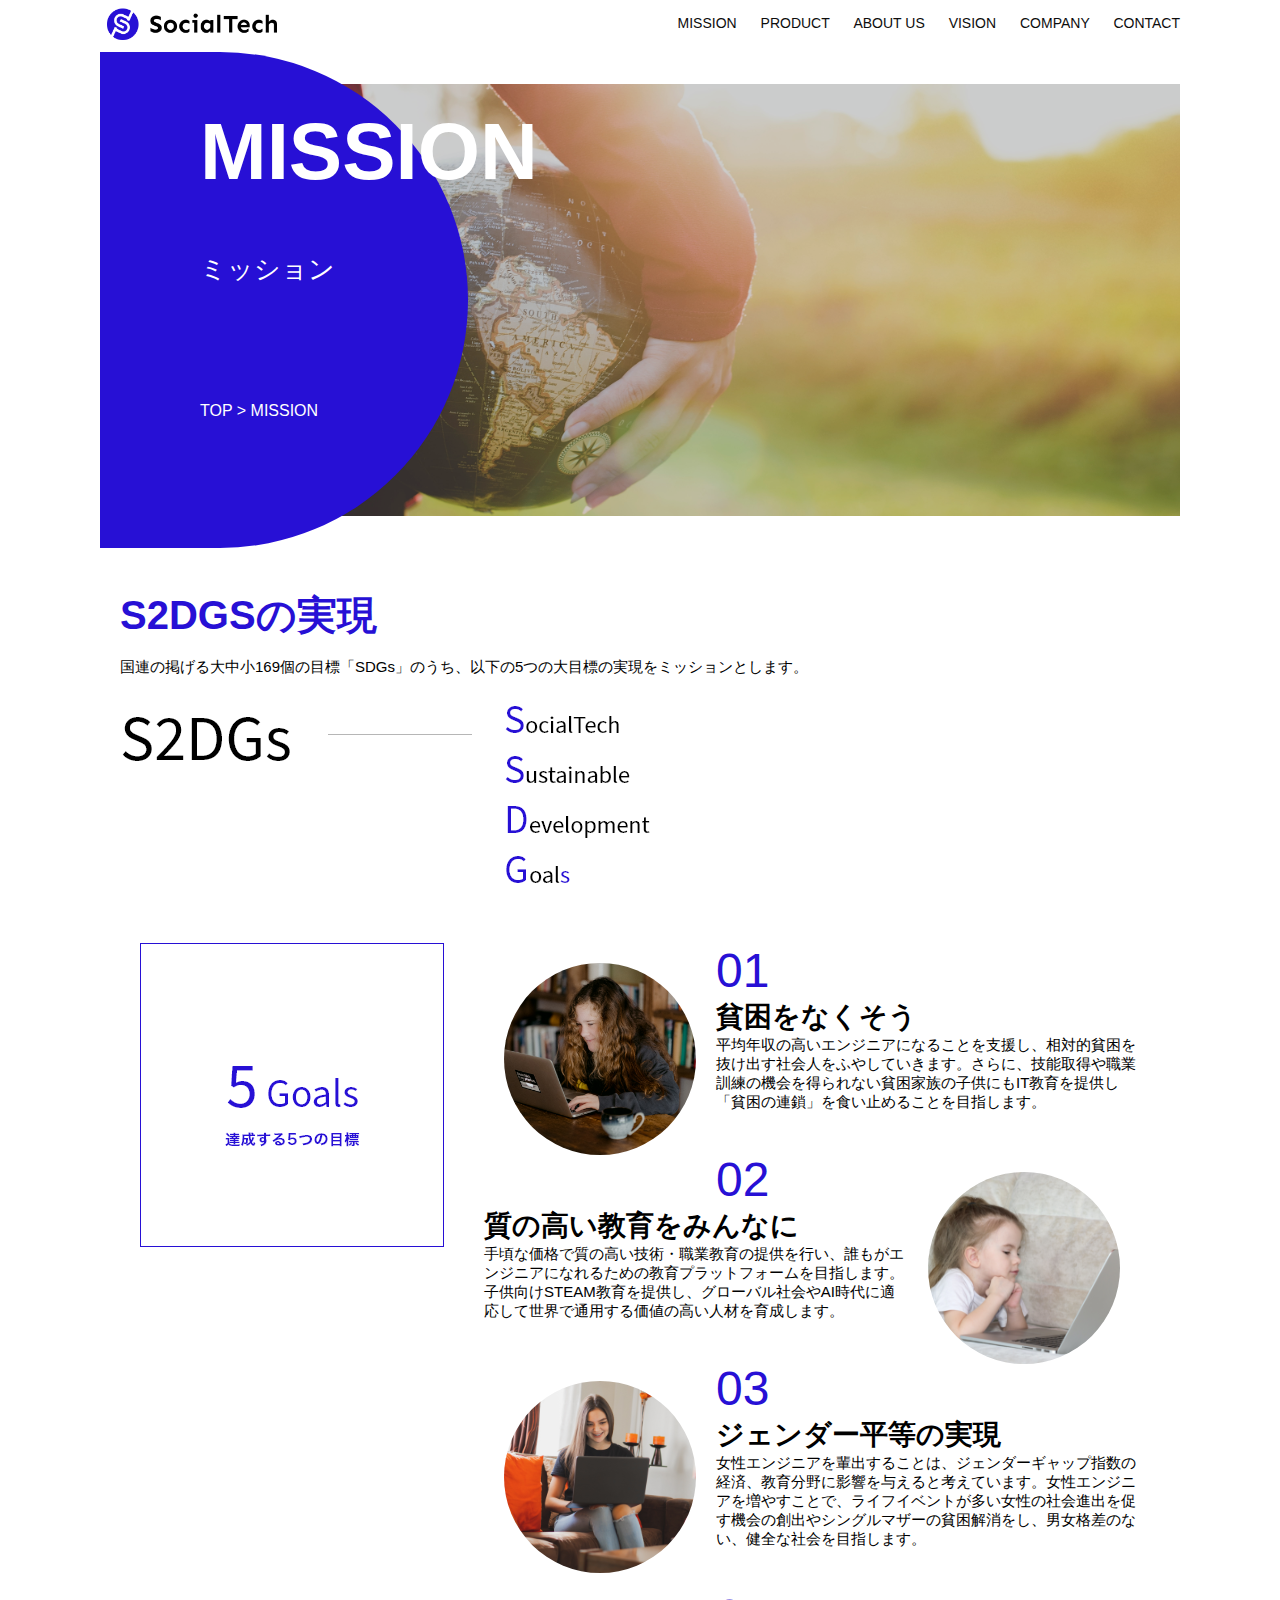
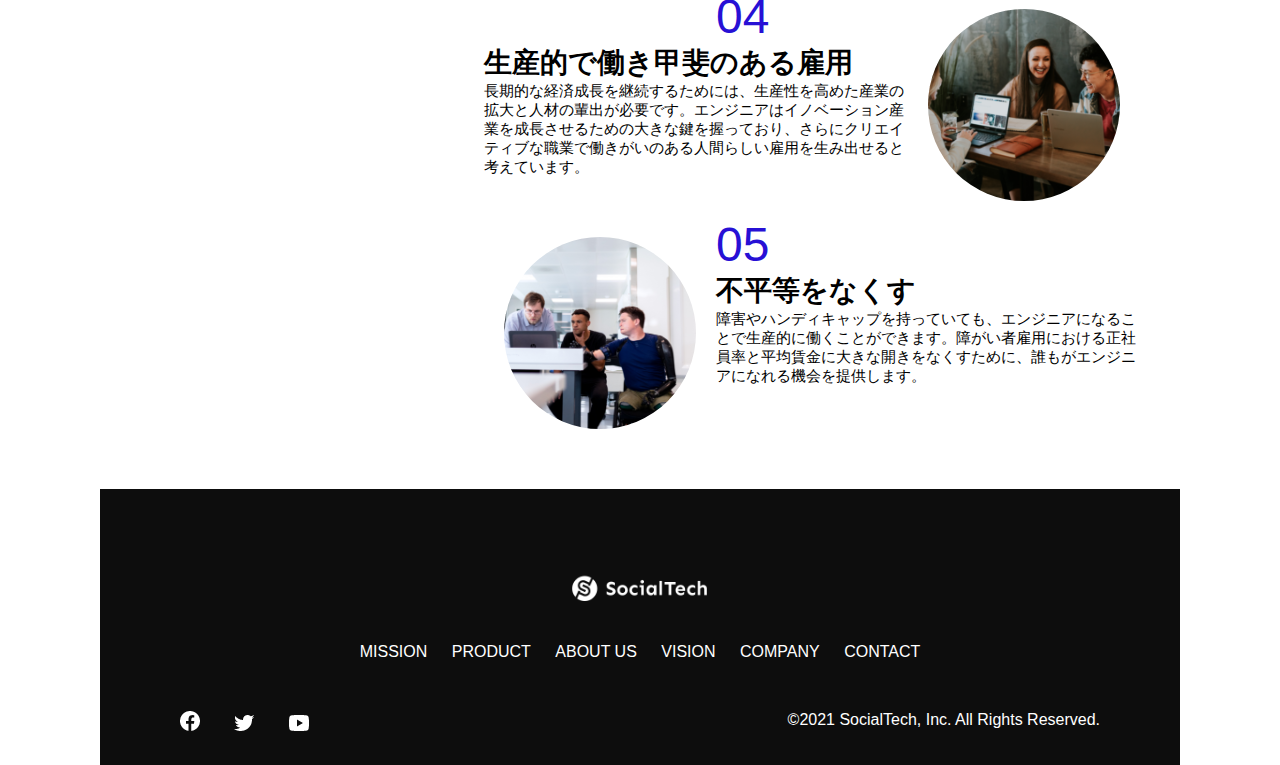
<file: kadai_tutorial_output/mission.html>
<!DOCTYPE html>
 <html>
 <head>
   <title>SocialTech - MISSION ミッション -</title>
   <meta charset="UTF-8">
   <meta name="description" content="SocialTechが目指す5つの目標(S#DGS)を紹介します">
   <meta name="viewport" content="width=device-width, initial-scale=1.0">
   <link rel="stylesheet" href="style.css">
 </head>

 <body>
   <!-- ヘッダー -->
   <header>
     <!-- ロゴ -->
     <a href="index.html" id="logo"><img src="images/logo.png" alt="トップページに戻る"></a>
 
     <!-- PC用ナビゲーション -->
     <nav id="nav-pc">
       <a href="mission.html">MISSION</a>
       <a href="product.html">PRODUCT</a>
       <a href="index.html#aboutus">ABOUT US</a>
       <a href="index.html#vision">VISION</a>
       <a href="index.html#company">COMPANY</a>
       <a href="index.html#contact">CONTACT</a>
     </nav> 
     <!-- スマホ用メニューボタン -->
     <img id="menu-sp" src="images/button-menu.png" alt="ナビゲーションを開く" onclick="document.getElementById('nav-sp').style.display = 'block'">
 
     <!-- スマホ用ナビゲーション -->
     <nav id="nav-sp">
       <img id="close" src="images/button-close.png" alt="ナビゲーションを閉じる" onclick="document.getElementById('nav-sp').style.display = 'none'">
       <a id="logo-sp" href="index.html" onclick="document.getElementById('nav-sp').style.display = 'none'"><img
           src="images/logo-sp.png" alt="トップページに戻る"></a>
       <a class="menu" href="mission.html" onclick="document.getElementById('nav-sp').style.display = 'none'">MISSION</a>
       <a class="menu" href="product.html" onclick="document.getElementById('nav-sp').style.display = 'none'">PRODUCT</a>
       <a class="menu" href="index.html#aboutus" onclick="document.getElementById('nav-sp').style.display = 'none'">ABOUT
         US</a>
       <a class="menu" href="index.html#vision"
         onclick="document.getElementById('nav-sp').style.display = 'none'">VISION</a>
       <a class="menu" href="index.html#company"
         onclick="document.getElementById('nav-sp').style.display = 'none'">COMPANY</a>
       <a class="menu" href="index.html#contact"
         onclick="document.getElementById('nav-sp').style.display = 'none'">CONTACT</a>
       <div id="sns">
         <a href="https://www.facebook.com/sejuku2013"><img src="images/button-facebook.png" alt="Facebookのリンク"></a>
         <a href="https://twitter.com/samuraijuku"><img src="images/button-twitter.png" alt="Twitterのリンク"></a>
         <a href="https://www.youtube.com/channel/UCCFOQO5aDK0xXam4cUQXT8g"><img src="images/button-youtube.png" alt="YouTubeのリンク"></a>
       </div>
     </nav>
   </header>
   <main>
     <article>
        <section id="mission-main">
            <div id="mission-title">
                <h1>MISSION</h1>
                <span>ミッション</span>
                <div>TOP > MISSION</div>
            </div>
        </section>
        <section id="mission-s2dgs">
            <h2 class="mission-h2">S2DGSの実現</h2>
            <p>国連の掲げる大中小169個の目標「SDGs」のうち、以下の5つの大目標の実現をミッションとします。</p>
            <img src="images/mission/mission-s2dgs.png" alt="S2DGs">
        </section>
        <section id="mission-5goals">
            <div>
                <img id="s2dgs-image" src="images/mission/mission-5goals.png" alt="5Goals">
            </div>
            <div>
                <div>
                    <img class="fivegoals-image-left" src="images/mission/mission-5goals01.png" alt="PCを操作する女の子">
                    <span class="fivegoals-number">01</span>
                    <h3 class="fivegoals-h3">貧困をなくそう</h3>
                    <p class="fivegoals-p">平均年収の高いエンジニアになることを支援し、相対的貧困を抜け出す社会人をふやしていきます。さらに、技能取得や職業訓練の機会を得られない貧困家族の子供にもIT教育を提供し「貧困の連鎖」を食い止めることを目指します。</p>
                </div>
                <div>
                    <img class="fivegoals-image-right" src="images/mission/mission-5goals02.png" alt="PCを見つめる小さい女の子">
                    <span class="fivegoals-number">02</span>
                    <h3 class="fivegoals-h3">質の高い教育をみんなに</h3>
                    <p class="fivegoals-p">手頃な価格で質の高い技術・職業教育の提供を行い、誰もがエンジニアになれるための教育プラットフォームを目指します。子供向けSTEAM教育を提供し、グローバル社会やAI時代に適応して世界で通用する価値の高い人材を育成します。</p>
                </div>
                <div>
                    <img class="fivegoals-image-left" src="images/mission/mission-5goals03.png" alt="PCを操作する女性">
                    <span class="fivegoals-number">03</span>
                    <h3 class="fivegoals-h3">ジェンダー平等の実現</h3>
                    <p class="fivegoals-p">女性エンジニアを輩出することは、ジェンダーギャップ指数の経済、教育分野に影響を与えると考えています。女性エンジニアを増やすことで、ライフイベントが多い女性の社会進出を促す機会の創出やシングルマザーの貧困解消をし、男女格差のない、健全な社会を目指します。</p>
                </div>
                <div>
                    <img class="fivegoals-image-right" src="images/mission/mission-5goals04.png" alt="笑顔で話し合う3人の男女">
                    <span class="fivegoals-number">04</span>
                    <h3 class="fivegoals-h3">生産的で働き甲斐のある雇用</h3>
                    <p class="fivegoals-p">長期的な経済成長を継続するためには、生産性を高めた産業の拡大と人材の輩出が必要です。エンジニアはイノベーション産業を成長させるための大きな鍵を握っており、さらにクリエイティブな職業で働きがいのある人間らしい雇用を生み出せると考えています。</p>
                </div>
                <div>
                    <img class="fivegoals-image-left" src="images/mission/mission-5goals05.png" alt="PCを操作する女性">
                    <span class="fivegoals-number">05</span>
                    <h3 class="fivegoals-h3">不平等をなくす</h3>
                    <p class="fivegoals-p">障害やハンディキャップを持っていても、エンジニアになることで生産的に働くことができます。障がい者雇用における正社員率と平均賃金に大きな開きをなくすために、誰もがエンジニアになれる機会を提供します。</p>
                </div>
            </div>
        </section>
     </article>
     <footer>
       <div id="footer-logo">
         <img src="images/logo-sp.png" alt="SocialTech">
       </div>
       <div id="footer-link">
         <a href="mission.html">MISSION</a>
         <a href="product.html">PRODUCT</a>
         <a href="index.html#aboutus">ABOUT US</a>
         <a href="index.html#vision">VISION</a>
         <a href="index.html#company">COMPANY</a>
         <a href="index.html#contact">CONTACT</a>
       </div>
       <div id="sns-footer">
         <a href="https://www.facebook.com/sejuku2013"><img src="images/button-facebook.png" alt="Facebookのリンク"></a>
         <a href="https://twitter.com/samuraijuku"><img src="images/button-twitter.png" alt="Twitterのリンク"></a>
         <a href="https://www.youtube.com/channel/UCCFOQO5aDK0xXam4cUQXT8g"><img src="images/button-youtube.png" alt="YouTubeのリンク"></a>
         <span id="copyright">&copy;2021 SocialTech, Inc. All Rights Reserved. </span>
       </div>
     </footer>
   </main>
 </body>
</html>
</file>
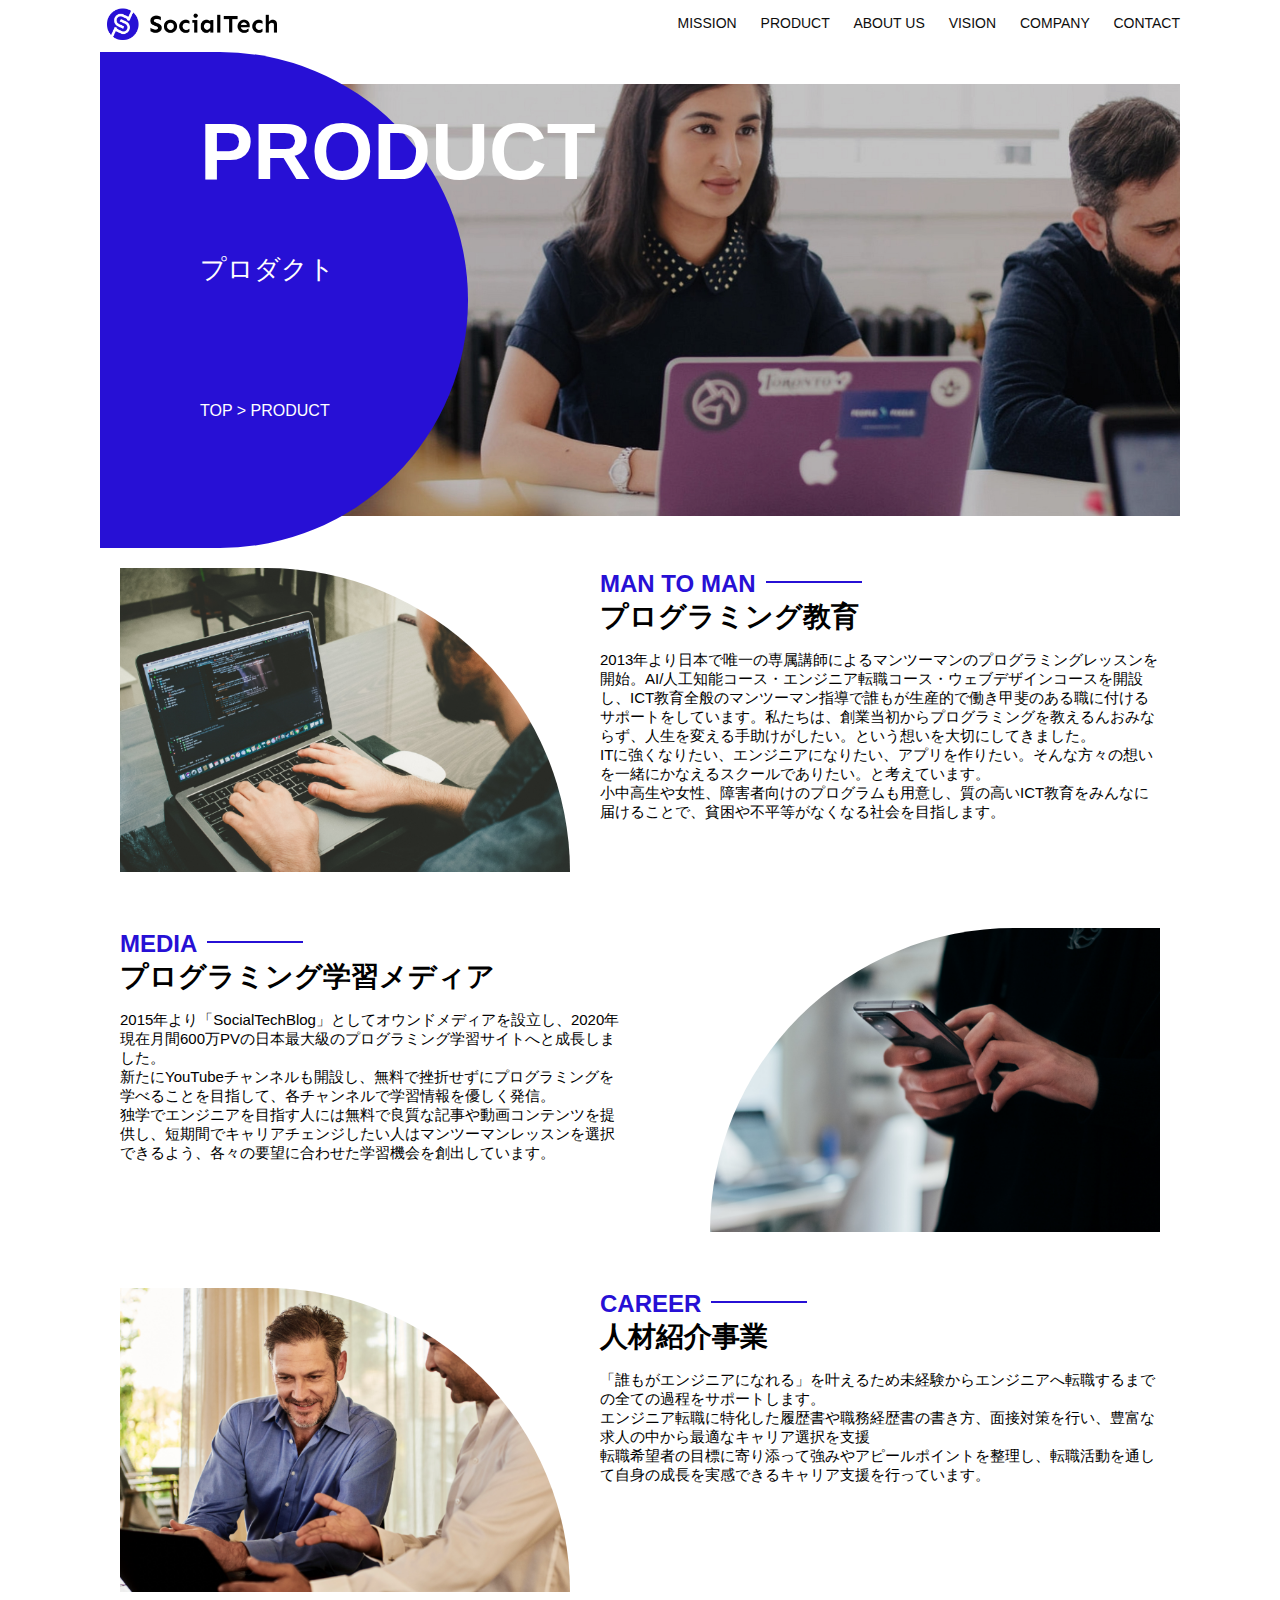
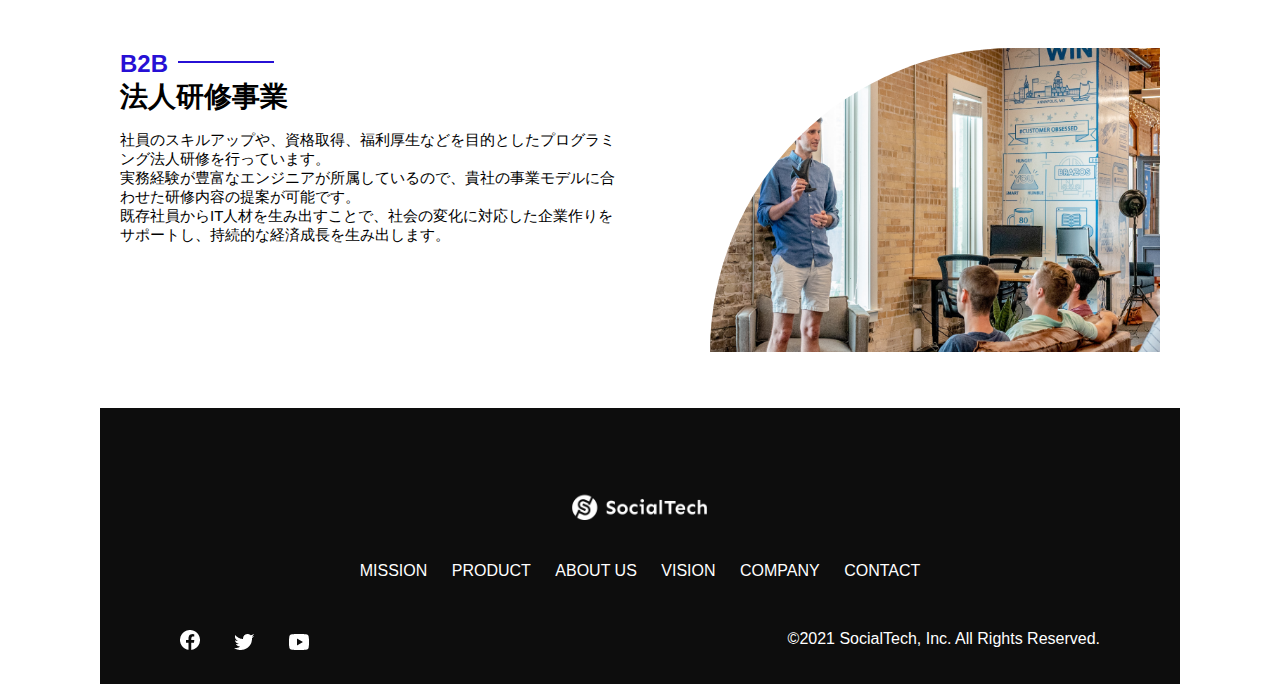
<file: kadai_tutorial_output/product.html>
<!DOCTYPE html>
<html>
<head>
  <title>SocialTech -PRODUCT プロダクト-</title>
  <meta charset="UTF-8">
  <meta name="description" content="SocialTechの4つのプロダクトを紹介します">
  <meta name="viewport" content="width=device-width, initial-scale=1.0">
  <link rel="stylesheet" href="style.css">
</head>
<body>
  <!-- ヘッダー -->
  <header>
    <!-- ロゴ -->
    <a href="index.html" id="logo"><img src="images/logo.png" alt="トップページに戻る"></a>

    <!-- PC用ナビゲーション -->
    <nav id="nav-pc">
      <a href="mission.html">MISSION</a>
      <a href="product.html">PRODUCT</a>
      <a href="index.html#aboutus">ABOUT US</a>
      <a href="index.html#vision">VISION</a>
      <a href="index.html#company">COMPANY</a>
      <a href="index.html#contact">CONTACT</a>
    </nav>
    <!-- スマホ用メニューボタン -->
    <img id="menu-sp" src="images/button-menu.png" alt="ナビゲーションを開く" onclick="document.getElementById('nav-sp').style.display = 'block'">

    <!-- スマホ用ナビゲーション -->
    <nav id="nav-sp">
      <img id="close" src="images/button-close.png" alt="ナビゲーションを閉じる" onclick="document.getElementById('nav-sp').style.display = 'none'">
      <a id="logo-sp" href="index.html" onclick="document.getElementById('nav-sp').style.display = 'none'"><img
          src="images/logo-sp.png" alt="トップページに戻る"></a>
      <a class="menu" href="mission.html" onclick="document.getElementById('nav-sp').style.display = 'none'">MISSION</a>
      <a class="menu" href="product.html" onclick="document.getElementById('nav-sp').style.display = 'none'">PRODUCT</a>
      <a class="menu" href="index.html#aboutus" onclick="document.getElementById('nav-sp').style.display = 'none'">ABOUT
        US</a>
      <a class="menu" href="index.html#vision"
        onclick="document.getElementById('nav-sp').style.display = 'none'">VISION</a>
      <a class="menu" href="index.html#company"
        onclick="document.getElementById('nav-sp').style.display = 'none'">COMPANY</a>
      <a class="menu" href="index.html#contact"
        onclick="document.getElementById('nav-sp').style.display = 'none'">CONTACT</a>
      <div id="sns">
        <a href="https://www.facebook.com/sejuku2013"><img src="images/button-facebook.png" alt="Facebookのリンク"></a>
        <a href="https://twitter.com/samuraijuku"><img src="images/button-twitter.png" alt="Twitterのリンク"></a>
        <a href="https://www.youtube.com/channel/UCCFOQO5aDK0xXam4cUQXT8g"><img src="images/button-youtube.png" alt="YouTubeのリンク"></a>
      </div>
    </nav>
  </header>
  <main>
    <article>
        <section id="product-main">
            <div id="product-title">
                <h1>PRODUCT</h1>
                <span>プロダクト</span>
                <div>TOP > PRODUCT</div>
            </div>
        </section>
        <section class="product-section1">
            <img src="images/product/product-mantoman.png" alt="PCでコードを書く男性">
            <div>
                <h2 class="product-h2">MAN TO MAN</h2>
                <h3 class="product-h3">プログラミング教育</h3>
                <p>2013年より日本で唯一の専属講師によるマンツーマンのプログラミングレッスンを開始。AI/人工知能コース・エンジニア転職コース・ウェブデザインコースを開設し、ICT教育全般のマンツーマン指導で誰もが生産的で働き甲斐のある職に付けるサポートをしています。私たちは、創業当初からプログラミングを教えるんおみならず、人生を変える手助けがしたい。という想いを大切にしてきました。<br>ITに強くなりたい、エンジニアになりたい、アプリを作りたい。そんな方々の想いを一緒にかなえるスクールでありたい。と考えています。<br>小中高生や女性、障害者向けのプログラムも用意し、質の高いICT教育をみんなに届けることで、貧困や不平等がなくなる社会を目指します。</p>
            </div>
        </section>
        <section class="product-section2">
            <div>
                <h2 class="product-h2">MEDIA</h2>
                <h3 class="product-h3">プログラミング学習メディア</h3>
                <p>2015年より「SocialTechBlog」としてオウンドメディアを設立し、2020年現在月間600万PVの日本最大級のプログラミング学習サイトへと成長しました。<br>新たにYouTubeチャンネルも開設し、無料で挫折せずにプログラミングを学べることを目指して、各チャンネルで学習情報を優しく発信。<br>独学でエンジニアを目指す人には無料で良質な記事や動画コンテンツを提供し、短期間でキャリアチェンジしたい人はマンツーマンレッスンを選択できるよう、各々の要望に合わせた学習機会を創出しています。</p>
            </div>
            <img src="images/product/product-media.png" alt="スマートフォンを操作する人">
        </section>
        <section class="product-section1">
            <img src="images/product/product-career.png" alt="笑顔で話し合う2人の男性">
            <div>
                <h2 class="product-h2">CAREER</h2>
                <h3 class="product-h3">人材紹介事業</h3>
                <p>「誰もがエンジニアになれる」を叶えるため未経験からエンジニアへ転職するまでの全ての過程をサポートします。<br>エンジニア転職に特化した履歴書や職務経歴書の書き方、面接対策を行い、豊富な求人の中から最適なキャリア選択を支援<br>転職希望者の目標に寄り添って強みやアピールポイントを整理し、転職活動を通して自身の成長を実感できるキャリア支援を行っています。<br></p>
            </div>
        </section>
        <section class="product-section2">
            <div>
                <h2 class="product-h2">B2B</h2>
                <h3 class="product-h3">法人研修事業</h3>
                <p>社員のスキルアップや、資格取得、福利厚生などを目的としたプログラミング法人研修を行っています。<br>実務経験が豊富なエンジニアが所属しているので、貴社の事業モデルに合わせた研修内容の提案が可能です。<br>既存社員からIT人材を生み出すことで、社会の変化に対応した企業作りをサポートし、持続的な経済成長を生み出します。</p>
            </div>
            <img src="images/product/product-b2b.png" alt="講演中の男性とそれを聴く人々">
        </section>
    </article>
    <footer>
      <div id="footer-logo">
        <img src="images/logo-sp.png" alt="SocialTech">
      </div>
      <div id="footer-link">
        <a href="mission.html">MISSION</a>
        <a href="product.html">PRODUCT</a>
        <a href="index.html#aboutus">ABOUT US</a>
        <a href="index.html#vision">VISION</a>
        <a href="index.html#company">COMPANY</a>
        <a href="index.html#contact">CONTACT</a>
      </div>
      <div id="sns-footer">
        <a href="https://www.facebook.com/sejuku2013"><img src="images/button-facebook.png" alt="Facebookのリンク"></a>
        <a href="https://twitter.com/samuraijuku"><img src="images/button-twitter.png" alt="Twitterのリンク"></a>
        <a href="https://www.youtube.com/channel/UCCFOQO5aDK0xXam4cUQXT8g"><img src="images/button-youtube.png" alt="YouTubeのリンク"></a>
        <span id="copyright">&copy;2021 SocialTech, Inc. All Rights Reserved. </span>
      </div>
    </footer>
  </main>
</body>
</html>
</file>
<file: html-css-kadai_013/style.css>
/* PC、スマホ共通スタイル */
body {
  font-family: "Source Sans Pro", "Hiragino Kaku Gothic ProN", Meiryo, Arial,
    sans-serif;
}

p {
  font-size: 15px;
}

#main-visual>img {
  width: 100%;
}

/*================
PC用のスタイル 
=================*/
@media screen and (min-width: 768px) {
  /* 横幅設定 */
  body {
    max-width: 1080px;
    min-width: 960px;
    margin: 0 auto 0 auto;
  }

  /* ヘッダー */
  header {
    display: flex;
    justify-content: space-between;
  }

  /* ナビゲーションのレイアウト */
  #nav-pc {
    text-align: right;
    font-size: 14px;
    padding-top: 15px;
  }

  /* ナビゲーションのリンクの装飾設定 */
  #nav-pc>a {
    text-decoration: none;
    margin-left: 20px;
  }

  #nav-pc>a:link {
    color: #0d0d0d;
  }

  #nav-pc>a:visited {
    color: #0d0d0d;
  }

  #nav-pc>a:hover {
    color: #0d0d0d;
    text-decoration: underline;
  }

  #nav-pc>a:active {
    color: #0d0d0d;
  }
  #nav-sp ,#menu-sp{
    display: none;
  }
}
@media screen and (max-width: 767px){
  body{
    min-width: 375px;
    margin: 0;
  }
  #nav-pc{
    display: none;
  }
  #menu-sp{
    float: right;
    padding: 0;
  }
  #nav-sp{
    background-color: #ce933e;
    position: absolute;
    left: 0;
    top: 0;
    height: 100%;
    width: 100%;
    display: none;
    z-index: 100;
  }
  #close{
    position: absolute;
    top: 20px;
    right: 20px;
  }
  #logo-sp{
    margin: 80px 0 30px 20px;
  }
  #nav-sp>a{
    display: block;
  }
  #nav-sp>a:link{
    color: #ffffff;
  }
  #nav-sp>a:visited{
    color: #ffffff;
  }
  #nav-sp>a:hover{
    color: #ffffff;
    text-decoration: underline;
  }
  #nav-sp>a:active{
    color: #ffffff;
  }
  #nav-sp>.menu{
    text-decoration: none;
    display: block;
    margin: 0 20px 0 20px;
    height: 44px;
    font-size: 16px;
    background-image: url("images/arrow.png");
    background-repeat: no-repeat;
    background-position: right top;
  }
}
</file>
<file: kadai_tutorial_output/style.css>
/* PC、スマホ共通スタイル */
 body {
   font-family: "Source Sans Pro", "Hiragino Kaku Gothic ProN", "Meiryo", "Arial", sans-serif;
 }
 
 p {
   font-size: 15px;
 }
/*==========
PC用のスタイル
============*/
@media screen and (min-width: 768px){
/*横幅設定*/
body {
    max-width: 1080px;
    min-width: 960px;
    margin: 0 auto 0 auto;
}

/*ヘッダー*/
header{
    display: flex;
    justify-content: space-between;
}

#nav-sp, #menu-sp{
    display: none;
}
/*ナビゲーションのレイアウト*/
#nav-pc{
    font-size: 14px;
    padding-top: 15px;
}
/*ナビゲーションのリンクの装飾設定*/
#nav-pc > a{
    text-decoration: none;
    margin-left: 20px;
}
#nav-pc > a:link{
    color: #0d0d0d;
}
#nav-pc > a:visited{
    color: #0d0d0d;
}
#nav-pc > a:hover{
    color: #0d0d0d;
    text-decoration:underline;
}
#nav-pc > a:active{
    color: #0d0d0d;
}
/*メインビジュアル*/
#main-visual{
    position: relative;
    height: 400px;
}

#main-message{
    position: absolute;
    top: 0;
    left: 0;
    background-color: #2710d5;
    color: #ffffff;
    border-radius: 0 0 476px 0;
    max-width: 620px;
    height: 100%;
    width: 100%;
    z-index: 11;
}
#main-message > h1{
    font-size: 60px;
    font-weight: bold;
    margin: 100px 0 0 50px;
}
#main-message > p {
    font-size: 28px;
    margin: 0 0 0 50px;
}
#main-visual > img{
    max-width: 620px;
    border-radius: 476px 0 0 0;
    position: absolute;
    top: 0;
    right: 0;
    z-index: 10;
}
/*見出し*/
h2{
    margin: 40px 0 0 0;
}

h2::after {
    content: url("images/line.png");
    margin-left: 10px;
}

h3{
    font-size: 27px;
}
/*ミッション*/
#mission{
    margin: 80px auto 80px auto;
    width: 100%;
}
#mission-flex{
    width: 100%;
    display: flex;
}
#mission-flex > div{
    width: 50%;
    margin: 20px;
}
#mission-photo{
    width: 100%;
}
#s2dgs{
    margin-top: 50px;
    width: 100%;
}

/*プロダクト*/
#product{
    background-color: #fafafa;
    margin: 80px 0 80px 0;
    padding: 10px 40px 0px 40px;
}

/*外枠*/
#product > div{
    margin-top: 40px;
    display: flex;
}

/*左のカラム*/
#product-left{
    width: 50%;
    margin-right: 20px;
}

/*右のカラム*/
#product-right{
    width: 50%;
    margin-left: 20px;
    margin-top: 80px;
}
/*画像+説明の枠*/
#product-left > div{
    position: relative;
    height: 480px;
    margin-right: 20px;
}
#product-right{
    position: relative;
    height: 480px;
    margin-left: 20px;
}
/*画像*/
.product-photo{
    width: 100%;
}

/*説明文の枠*/
.product-explain{
    background-color: #ffffff;
    position: absolute;
    left: 0;
    top: 280px;
    margin: 0 40px 0 40px;
    padding: 20px;
    box-shadow: 5px 5px 10px rgba(0,0,0,0.05);
}
/*説明文の英語*/
.product-explain > span{
    color: #2710d5;
    font-weight: bold;
    font-size: 16px;
    margin: 0;
}

/*説明分の見出し*/
.product-explain > h3{
    font-size: 20px;
    margin: 5px 0 5px 0;
}
/*説明文*/
.product-explain > p{
    font-size: 14px;
    margin: 0;
}

/*「もっとみる」ボタン*/
#product-more{
    margin: 0 auto -42px auto;
}
/*ABOUT US*/
#aboutus{
    margin: 80px auto 80px auto;
}
/*3つの組織文化と画像を入れる枠*/
#aboutus > div{
    display: flex;
}

/*画像*/
.culture-img{
    width: 100%;
    align-self: flex-start;
}
.culture-img2{
    margin-top: 50px;
    width: 100%;
}
/*3つの組織文化の表*/
.culture-table{
    margin-right: 50px;
}

/*番号*/
.culture-num{
    font-size: 80px;
    color: #2710d5;
    margin: 0 20px 0 0;
}
/*組織文化英語*/
.culture-en{
    color: #2710d5;
    font-weight: bold;
    font-size: 24px;
    display: block;
}
/*組織文化日本語*/
.culture-jp{
    font-size: 28px;
    font-weight: bold;
}
/*説明文*/
.culture-description{
    margin: 0;
}

/*ビジョン*/
#vision{
    margin: 80px auto 80px auto;
}

/*セクション内の外枠*/
#vision > div{
    width: 100%;
    display:flex;
    justify-content: space-between;
    flex-wrap: wrap;
}

/*7つの行動指針の枠*/
.vision-box{
    width: 300px;
    height: 300px;
    margin-bottom: 30px;
    position: relative;
}

.vision-box>img{
    width: 100%;
    height: auto;
    position: absolute;
    top: 0;
    left: 0;
    z-index: 30;
}
.vision-box > span{
    position: absolute;
    top: 0;
    left: 0;
    z-index: 31;
    margin-right: 20px;
}
.vision-box > span > h4{
    color: #2710d5;
    font-size: 19px;
    margin: 80px 0 0 0;
}
.vision-box > span >h4::first-letter{
    font-size: 40px;
}
.vision-box > span > h5{
    font-size: 20px;
    margin: 0 0 0 0;
}
.vision-box > span > p{
    margin: 10px 0 0 0;
}

/*会社概要*/
#company {
    margin: 80px auto 80px auto;
}

#company-table{
    width: 100%;
}
.tableheader{
    text-align: left;
    padding: 20px;
    border-bottom-color: #2710d5;
    border-bottom-width: 1px;
    border-bottom-style: solid;
    width: 100px;
}
.tableheader-first{
    text-align: left;
    padding: 20px;
    border-bottom-color: #2710d5;
    border-bottom-width: 1px;
    border-bottom-style: solid;
    border-top-color: #2710d5;
    border-top-width: 1px;
    border-top-style: solid;
    width: 100px;
}
.cell{
    padding: 30px;
    border-bottom-color: #ececec;
    border-bottom-width: 1px;
    border-bottom-style: solid;
}
.cell-first{
    padding: 30px;
    border-bottom-color: #ececec;
    border-bottom-width: 1px;
    border-bottom-style: solid;
    border-top-color: #ececec;
    border-top-width: 1px;
    border-top-style: solid;
}
#company > iframe{
    width: 100%;
    height: 368px;
    margin-top: 40px;
}
/*お問い合わせ*/
#contact { 
    margin: 80px auto 80px auto;
}

/*外枠*/
#contact > form > div{
    display: flex;
    flex-direction: row;
    flex-wrap: wrap;
    padding-bottom: 30px;
}
/*左列の見出し*/
.contact-heading{
    width: 240px;
    align-self: center;
}
/*見出しのラベル*/
.contact-label{
    font-weight: bold;
}
/*必須*/
.contact-span{
    color: #ce2222;
    margin: 0 0 0 20px;
    font-weight: bold;
}
/*テキストボックス*/
.contact-textbox{
    border-top: 0;
    border-left: 0;
    border-right: 0;
    border-bottom-width: 1px;
    border-bottom-color: #707070;
    border-bottom-style: solid;
    background-color: #fafafa;
    width: 400px;
    height: 56px; 
}
/*お問い合わせ内容のテキストエリア*/
.contact-textarea{
    border-top: 0;
    border-left: 0;
    border-right: 0;
    border-bottom-width: 1px;
    border-bottom-color: #707070;
    border-bottom-style: solid;
    background-color: #fafafa;
    width: 400px;
    height: 200px;
}
/*個人情報の取り扱い*/
details{
    width: 700px;
}
details > div{
    background-color: #fafafa;
    padding: 20px;
}
details > div > span{
    font-weight: bold;
}

/*フッター*/
footer{
    background-color: #0d0d0d;
    text-align: center;
    padding: 80px 80px 30px 80px;
}
#footer-logo{
    margin-bottom: 30px;
}
#footer-link{
    margin-bottom: 50px;
}
#footer-link > a{
    text-decoration: none;
    margin: 10px;
}
#footer-link > a:link{
    color: #ffffff;
}
#footer-link > a:visited{
    color: #ffffff;
}
#footer-link > a:hover{
    color: #ffffff;
    text-decoration: underline;
}
#footer-link > a:active{
    color: #ffffff;
}
#sns-footer{
    text-align: left;
    width: 100%;
}
#sns-footer > a{
    margin-right: 30px;
}
#copyright{
    color: #ffffff;
    float: right;
}

/*mission.html用スタイル*/
/*ミッションのメインビジュアル*/
#mission-main{
    height: 496px;
    width: 100%;
    background-image: url("images/mission/mission-main.png");
    background-repeat: no-repeat;
    background-position-y: center;
}
#mission-title {
    background-color: #2710d5;
    width: 368px;
    color: #ffffff;
    height: 496px;
    border-radius: 0 248px 248px 0;
    position: relative;
}
#mission-title > h1{
    position: absolute;
    top: 0;
    left: 100px;
    font-size: 80px;
}
#mission-title > span{
    position: absolute;
    top: 200px;
    left: 100px;
    font-size: 26px;
}
#mission-title >div{
    position: absolute;
    top: 350px;
    left: 100px;
    font-size: 16px;
}
#mission-s2dgs{
    width: 100%;
    margin: 20px;
}
.mission-h2{
    color: #2710d5;
    font-size: 40px;
}
.mission-h2::after{
    content: none;
}
#mission-5goals{
    margin: 20px;
    display: flex;
}
#mission-5goals > div{
    flex-grow: 1;
    padding: 20px;
}
#mission-5goals > div > div{
    margin-bottom: 40px;
}
.fivegoals-image-right{
    float: right;
    margin: 20px;
}
.fivegoals-image-left{
    float: left;
    margin: 20px;
}
.fivegoals-number{
    color: #2710d5;
    font-size: 48px;
    margin: 0;
}
.fivegoals-h3{
    font-size: 28px;
    margin: 0;
}
.fivegoals-p{
    margin: 0;
}
/*プロダクトページ*/
#product-main{
    height: 496px;
    width: 100%;
    background-image: url("images/product/product-main.png");
    background-repeat: no-repeat;
    background-position-y: center;
}
#product-title{
    background-color: #2710d5;
    width: 368px;
    color: #ffffff;
    height: 496px;
    border-radius: 0 248px 248px 0;
    position: relative;
}
#product-title > h1{
    position: absolute;
    top: 0;
    left: 100px;
    font-size: 80px;
}
#product-title > span{
    position: absolute;
    top: 200px;
    left: 100px;
    font-size: 26px;
}
#product-title > div{
    position: absolute;
    top: 350px;
    left: 100px;
    font-size: 16px;
}
/*セクション1*/
.product-section1{
    position: relative;
    margin: 20px;
    height: 340px;
}
.product-section1 > img{
    position: absolute;
    top: 0;
    left: 0;
    width: 450px;
    margin: 0 40px 30px 0;
    border-radius: 0 432px 0 0;
}
.product-section1 > div{
    position: absolute;
    top: 0;
    left: 480px;
}
/*セクション2*/
.product-section2{
    position: relative;
    margin: 20px;
    height: 340px;
}
.product-section2 > img{
    position: absolute;
    top: 0;
    right: 0;
    width: 450px;
    margin: 0 0 30px 40px;
    border-radius: 432px 0 0 0;
}
.product-section2 > div{
    width: 500px;
    position: absolute;
    top: 0;
    left: 0;
}
.product-h2{
    color: #2710d5;
    font-size: 24px;
    margin: 0;
}
.product-h3{
    font-size: 28px;
    margin: 0;
}
}

/*======================
スマートフォン用のスタイル
======================*/
@media screen and (max-width: 767px){
body{
    min-width: 375px;
    margin: 0;
}

/*PC用ナビゲーション非表示*/
#nav-pc{
    display: none;
}

/*ハンバーガーメニュー*/
#menu-sp{
    float: right;
    padding: 0;
}

/*スマホ用ナビゲーションの表示切替*/
/*初期状態、レイアウトと非表示設定*/
#nav-sp{
    background-color: #2710d5;
    position: absolute;
    left: 0;
    top: 0;
    height: 100%;
    width: 100%;
    display: none;
    z-index: 100;
}

/*xボタン*/
#close{
    position: absolute;
    top: 20px;
    right: 20px;
}
/*ナビゲーションメニュー用ロゴ*/
#logo-sp{
    margin: 80px 0 30px 20px;
}
/*ナビゲーションのリンクの装飾設定*/
#nav-sp > a{
    display: block;
}
#nav-sp > a:link{
    color: #ffffff;
}
#nav-sp > a:visited{
    color: #ffffff;
}
#nav-sp > a:hover{
    color: #ffffff;
    text-decoration: underline;
}
#nav-sp > a:active{
    color: #ffffff;
}
#nav-sp > .menu{
    text-decoration: none;
    display: block;
    margin: 0 20px 0 20px;
    height: 44px;
    font-size: 16px;
    background-image: url("images/arrow.png");
    background-repeat: no-repeat;
    background-position: right top;
}
#sns{
    position: absolute;
    bottom: 20px;
    left: 20px;
}
#sns > a{
    margin-right: 30px;
}
/*メインビジュアル*/
#main-visual{
    position: relative;
    height: 470px;
    width: 100%;
    overflow: hidden;
}
#main-visual > div{
    position: absolute;
    top: 0;
    left: 0;
    background-color: #2710d5;
    color: white;
    border-radius: 0 0 476px 0;
    text-align: center;
    height: 280px;
    width: 100%;
    z-index: 11;
}
#main-visual > div > h1{
    font-size: 28px;
    margin: 90px 0 0 0;
}
#main-visual > div >p{
    margin: 0;
}
#main-visual > img{
    width: 100%;
    border-radius: 476px 0 0 0;
    z-index: 10;
    position: absolute;
    bottom: 0;
    right: 0;
}
/*見出し*/
h2::after{
    content: url(images/line.png);
    margin-left: 10px;
}
h3{
    font-size: 24px;
    margin: 10px 0 0 0;
}
/*ミッション*/
#mission{
    margin: 20px;
}
#mission-photo{
    width: 100%;
}
#s2dgs{
    width: 100%;
}
/*プロダクト*/
#product{
    background-color: #fafafa;
    padding-top: 10px;
}
#product h2{
    margin-left: 20px;
}

/*外枠*/
/*左右のカラム　スマホでは縦並び*/
#product-left,#product-right{
    margin-right: 20px;
    margin-left: 20px;
}
/*画像+説明の枠*/
#product-left > div,#product-right >div{
    position: relative;
    height: 540px;
}
/*説明文の後*/
.product-explain{
    background-color: #ffffff;
    position: absolute;
    left: 0;
    bottom: 50px;
    padding: 20px;
    box-shadow: 5px 5px 10px rgba(0,0,0,0.05);
}
.product-explain >span{
    color: #2710d5;
    font-weight: bold;
    font-size: 16px;
    margin: 0px;
}
.product-explain > h3{
    margin: 10px 0 10px 0;
}
/*画像*/
.product-photo{
    width: 100%;
}
#product-more > img{
    margin: 0 0 -42px 20px;
}
#aboutus{
    margin: 80px 20px 80px 20px;
}
#aboutus > div{
    display: flex;
    flex-direction: column;
}

.culture-table{
    display: 100%;
    padding-right: 20px;
    order: 2;
}

.culture-img{
    width: 100%;
    order: 1;
}
.culture-img2{
    width: 100%;
}
.culture-num{
    font-size: 80px;
    color: #2710d5;
}
.culture-en{
    color: #2710d5;
    font-weight: bold;
    font-size: 24px;
    display: block;
}
.culture-jp{
    display: block;
}
.culture-description{
    margin: 0;
}
/*ビジョン*/
#vision{
    margin: 80px 20px 80px 20px;
}
.vision-box{
    width: 300px;
    height: 300px;
    margin-bottom: 30px;
    position: relative;
}
.vision-box > img{
    width: 100%;
    height: auto;
    position: absolute;
    top: 0;
    left: 0;
    z-index: 30;
}
.vision-box > span{
    position: absolute;
    top: 0;
    left: 0;
    z-index: 31;
    margin-right: 20px;
}
.vision-box > span > h4{
    color: #2710d5;
    font-size: 19px;
    margin: 60px 0 0 0;
}
.vision-box > span > h5{
    font-size: 20px;
    margin: 0 0 0 0;
}
.vision-box > span > p{
    margin: 10px 0 0 0;
}
/*会社概要*/
#company{
    margin: 0 20px 0 20px;
}

#company > h3{
    margin-bottom: 20px;
}
#company > table{
    width: 100%;
}
.tableheader-first{
    text-align: left;
    padding: 20px;
    border-bottom-color: #2710d5;
    border-bottom-width: 1px;
    border-bottom-style: solid;
    border-top-color: #2710d5;
    border-top-width: 1px;
    border-top-style: solid;
    width: 50px;
}
.tableheader{
    text-align: left;
    padding: 20px;
    border-bottom-color: #2710d5;
    border-bottom-width: 1px;
    border-bottom-style: solid;
    width: 50px;
}
.cell{
    padding: 20px;
    border-bottom-color: #ececec;
    border-bottom-width: 1px;
    border-bottom-style: solid;
}
.cell-first {
    padding: 20px;
    border-bottom-color: #ececec;
    border-bottom-width: 1px;
    border-bottom-style: solid;
    border-top-color: #ececec;
    border-top-width: 1px;
    border-top-style: solid;
}
#company > iframe{
    width: 100%;
    height: 240px;
    margin: 40px 0 0 0;
}
/*お問い合わせ*/
#contact{
    margin: 80px 20px 80px 20px;
}
#contact > h3{
    margin-bottom: 20px;
}
#contact > form > div{
    margin-bottom: 20px;
}
.contact-heading{
    margin-bottom: 20px;
}
/*ラベル*/
.contact-label{
    font-weight: bold;
}
/*必須*/
.contact-span{
    color: #ce2222;
    margin: 0 0 0 20px;
    font-weight: bold;
}
.contact-textbox{
    height: 56px;
    border-top: 0;
    border-left: 0;
    border-right: 0;
    background-color: #fafafa;
    border-bottom-color: #707070;
    border-bottom-width: 1px;
    border-style: solid;
    min-width: 300px;
    width: 100%;
}
.contact-textarea{
    height: 150px;
    border-top: 0;
    border-left: 0;
    border-right: 0;
    background-color: #fafafa;
    width: 100%;
}
.radiobutton{
    margin-bottom: 20px;
}
.radiobutton + label::after{
    content: "\A";
    white-space: pre;
}
/*フッター*/
footer{
    background-color: #0d0d0d;
    padding: 30px 20px 50px 20px;
}
#footer-logo{
    margin-bottom: 30px;
}
#footer-link{
    margin-bottom: 50px;
}
#footer-link > a{
    text-decoration: none;
    margin: 0 20px 30px 0;
    display: block;
    background-image: url("images/arrow.png");
    background-repeat: no-repeat;
    background-position: right top;
}
#footer-link > a:link{
    color: #ffffff;
}
#footer-link > a:visited{
    color: #ffffff;
}
#footer-link > a:hover{
    color: #ffffff;
    text-decoration: underline;
}
#footer-link > a:active{
    color: #ffffff;
}
#sns-footer > a{
    margin-right: 30px;
}
#copyright{
    font-size: 12px;
    display: block;
    margin-top: 30px;
    color: #ffffff;
}
/*mission.html用スタイル*/
/*ミッションのメインビジュアル*/
#mission-main{
    height: 256px;
    width: 100%;
    background-image: url(images/mission/mission-main.png);
    background-repeat: no-repeat;
    background-position-y: center;
    background-size: auto 208px;
}
#mission-title{
    background-color: #2710d5;
    width: 136px;
    color: #ffffff;
    height: 256px;
    border-radius: 0 248px 248px 0;
    position: relative;
}
#mission-title > h1{
    position: absolute;
    top: 0;
    left: 20px;
    font-size: 40px;
}
#mission-title > span{
    position: absolute;
    top: 110px;
    left: 20px;
    font-size: 18px;
}
#mission-title > div{
    position: absolute;
    top: 180px;
    left: 20px;
    font-size: 13px;
}
/*ミッションページ　5goalsの設定*/
#mission-5goals{
    margin: 20px;
}
#mission-5goals > div > div{
    margin-bottom: 40px;
}
#s2dgs-image{
    width: 100%;
}
.fivegoals-image-right{
    margin: 20px auto 20px auto;
    display: block;
}
.fivegoals-image-left{
    margin: 20px auto 20px auto;
    display: block;
}
.fivegoals-number{
    color: #2710d5;
    font-size: 48px;
    margin: 0;
}
.fivegoals-h3{
    font-size: 28px;
    margin: 0;
}
.five-goals-p{
    margin: 0;
}
/*プロダクトページ*/
#product-main{
    height: 256px;
    width: 100%;
    background-image: url("images/product/product-main.png");
    background-repeat: no-repeat;
    background-position-y: center;
    background-size: auto 208px;
}
#product-title{
    background-color: #2710d5;
    width: 136px; 
    color: #ffffff;
    height: 256px;
    border-radius: 0 248px 248px 0;   
    position: relative; 
}
#product-title > h1{
    position: absolute;
    top: 0;
    left: 20px;
    font-size: 40px;
}
#product-title > span {
    position: absolute;
    top: 110px;
    left: 20px;
    font-size: 18px;
}
#product-title > div{
    position: absolute;
    top: 180px;
    left: 20px;
    font-size: 13px;
}
.product-section1{
    margin: 20px;
}
.product-section1 > img{
    width: 100%;
    border-radius: 0 300px 0 0;
}
.product-section2{
    margin: 20px;
    display: flex;
    flex-direction: column;
}
.product-section2 > img{
    order: 1;
    width: 100%;
    border-radius: 300px 0 0 0;
}
.product-section2 > div{
    order: 2;
}
.product-h2{
    color: #2710d5;
    font-size: 24px;
    margin: 0;
}
.product-h3{
    font-size: 28px;
    margin: 0;
}
}
</file>
<file: kadai_tutorial_output/socialtech-kadai_012/style.css>
/* PC、スマホ共通スタイル */
body {
  font-family: "Source Sans Pro", "Hiragino Kaku Gothic ProN", Meiryo, Arial,
    sans-serif;
}

p {
  font-size: 15px;
}

/*================
PC用のスタイル 
=================*/
/* 横幅設定 */
body {
  max-width: 1080px;
  min-width: 960px;
  margin: 0 auto 0 auto;
}

/* ヘッダー */
header {
  display: flex;
  justify-content: space-between;
}

/* ナビゲーションのレイアウト */
#nav-pc {
  text-align: right;
  font-size: 14px;
  padding-top: 15px;
}

/* ナビゲーションのリンクの装飾設定 */
#nav-pc>a {
  text-decoration: none;
  margin-left: 20px;
}

#nav-pc>a:link {
  color: #0d0d0d;
}

#nav-pc>a:visited {
  color: #0d0d0d;
}

#nav-pc>a:hover {
  color: #0d0d0d;
  text-decoration: underline;
}

#nav-pc>a:active {
  color: #0d0d0d;
}

/* メインビジュアル*/
#main-visual {
  position: relative;
  height: 400px;
}

#main-message {
  position: absolute;
  top: 0;
  left: 0;
  background-color: #2710d5;
  color: #ffffff;
  border-radius: 0 0 476px 0;
  max-width: 620px;
  height: 100%;
  width: 100%;
  z-index: 11;
}

#main-message>h1 {
  font-size: 60px;
  font-weight: bold;
  margin: 100px 0 0 50px;
}

#main-message>p {
  font-size: 28px;
  margin: 0 0 0 50px;
}

#main-visual>img {
  max-width: 620px;
  border-radius: 476px 0 0 0;
  position: absolute;
  top: 0;
  right: 0;
  z-index: 10;
}

/* 見出し */
h2 {
  margin: 40px 0 0 0;
}

h2::after {
  content: url("images/line.png");
  margin-left: 10px;
}

h3 {
  font-size: 27px;
}

/* ミッション */
#mission {
  margin: 80px auto 80px auto;
  width: 100%;
}

#mission-flex {
  width: 100%;
  display: flex;
}

#mission-flex>div {
  width: 50%;
  margin: 20px;
}

#mission-photo {
  width: 100%;
}

#s2dgs {
  margin-top: 50px;
}

/* プロダクト */
#product {
  background-color: #fafafa;
  width: 100%;
  margin: 80px 0 80px 0;
  padding: 10px 40px 0px 40px;
}

/* 外枠 */
#product>div {
  margin-top: 40px;
  display: flex;
}

/* 左のカラム */
#product-left {
  width: 50%;
  margin-right: 20px;
}

/* 右のカラム */
#product-right {
  width: 50%;
  margin-left: 20px;
  margin-top: 80px;
}

/* 画像＋説明の枠 */
#product-left>div {
  position: relative;
  height: 480px;
  margin-right: 20px;
}

#product-right>div {
  position: relative;
  height: 480px;
  margin-left: 20px;
}

/* 画像 */
.product-photo {
  width: 100%;
}

/* 説明文の枠 */
.product-explain {
  background-color: #ffffff;
  position: absolute;
  left: 0;
  top: 280px;
  margin: 0 40px 0 40px;
  padding: 20px;
  box-shadow: 5px 5px 10px rgba(0, 0, 0, 0.05);
}

/* 説明文の英語 */
.product-explain>span {
  color: #2710d5;
  font-weight: bold;
  font-size: 16px;
  margin: 0;
}

/* 説明文の見出し */
.product-explain>h3 {
  margin: 5px 0 5px 0;
}

/* 説明文 */
.product-explain>p {
  margin: 0;
}

/* 「もっとみる」ボタン */
#product-more {
  margin: 0 auto -42px auto;
}

/* ABOUT US */
#aboutus {
  margin: 80px auto 80px auto;
}

/* 3つの組織文化と画像を入れる枠 */
#aboutus>div {
  display: flex;
}

/* 画像 */
.culture-img {
  width: 100%;
  align-self: flex-start;
}

.culture-img2 {
  margin-top: 50px;
  width: 100%;
}

/* 3つの組織文化の表 */
.culture-table {
  max-width: 500px;
  margin-right: 50px;
}

/* 番号 */
.culture-num {
  font-size: 80px;
  color: #2710d5;
  margin: 0 20px 0 0;
}

/* 組織文化英語 */
.culture-en {
  color: #2710d5;
  font-weight: bold;
  font-size: 24px;
  display: block;
}

/* 組織文化日本語 */
.culture-jp {
  font-size: 28px;
  font-weight: bold;
}

/* 説明文 */
.culture-description {
  margin: 0;
}

/* ビジョン */
#vision {
  margin: 80px auto 80px auto;
}

/* セクション内の外枠 */
#vision>div {
  width: 100%;
  display: flex;
  justify-content: space-between;
  flex-wrap: wrap;
}

/* 7つの行動指針の枠 */
.vision-box {
  width: 300px;
  height: 300px;
  margin-bottom: 30px;
  position: relative;
}

.vision-box>img {
  width: 100%;
  height: auto;
  position: absolute;
  top: 0;
  left: 0;
  z-index: 30;
}

.vision-box>span {
  position: absolute;
  top: 0;
  left: 0;
  z-index: 31;
  margin-right: 20px;
}

.vision-box>span>h4 {
  color: #2710d5;
  font-size: 19px;
  margin: 80px 0 0 0;
}

.vision-box>span>h4::first-letter {
  font-size: 40px;
}

.vision-box>span>h5 {
  font-size: 20px;
  margin: 0 0 0 0;
}

.vision-box>span>p {
  margin: 10px 0 0 0;
}

/* 会社概要 */
#company {
  margin: 80px auto 80px auto;
}

#company-table {
  width: 100%;
}

.tableheader {
  text-align: left;
  padding: 20px;
  border-bottom-color: #2710d5;
  border-bottom-width: 1px;
  border-bottom-style: solid;
  width: 100px;
}

.tableheader-first {
  text-align: left;
  padding: 20px;
  border-bottom-color: #2710d5;
  border-bottom-width: 1px;
  border-bottom-style: solid;
  border-top-color: #2710d5;
  border-top-width: 1px;
  border-top-style: solid;
  width: 100px;
}

.cell {
  padding: 30px;
  border-bottom-color: #ececec;
  border-bottom-width: 1px;
  border-bottom-style: solid;
}

.cell-first {
  padding: 30px;
  border-bottom-color: #ececec;
  border-bottom-width: 1px;
  border-bottom-style: solid;
  border-top-color: #ececec;
  border-top-width: 1px;
  border-top-style: solid;
}

#company>iframe {
  width: 100%;
  height: 368px;
  margin-top: 40px;
}

/* お問い合わせ */
#contact {
  margin: 80px auto 80px auto;
}

/* 外枠 */
#contact>form>div {
  display: flex;
  flex-direction: row;
  flex-wrap: wrap;
  padding-bottom: 30px;
}

/* 左列の見出し */
.contact-heading {
  width: 240px;
  align-self: center;
}

/* 見出しのラベル */
.contact-label {
  font-weight: bold;
}

/* 必須 */
.contact-span {
  color: #ce2222;
  margin: 0 0 0 20px;
  font-weight: bold;
}

/* テキストボックス */
.contact-textbox {
  border-top: 0;
  border-left: 0;
  border-right: 0;
  border-bottom-width: 1px;
  border-bottom-color: #707070;
  border-bottom-style: solid;
  background-color: #fafafa;
  width: 400px;
  height: 56px;
}

/* お問い合わせ内容のテキストエリア */
.contact-textarea {
  border-top: 0;
  border-left: 0;
  border-right: 0;
  border-bottom-width: 1px;
  border-bottom-color: #707070;
  border-bottom-style: solid;
  background-color: #fafafa;
  width: 400px;
  height: 200px;
}

/* 個人情報の取り扱い */
details {
  width: 700px;
}

details>div {
  background-color: #fafafa;
  padding: 20px;
}

details>div>span {
  font-weight: bold;
}

/* フッター */
footer {
  background-color: #0d0d0d;
  text-align: center;
  padding: 80px 80px 30px 80px;
}

#footer-logo {
  margin-bottom: 30px;
}

#footer-link {
  margin-bottom: 50px;
}
#footer-link > a {
  text-decoration: none;
  margin: 10px;
}
#footer-link > a:link {
  color: #ffffff;
}
#footer-link > a:visited {
  color: #ffffff;
}
#footer-link > a:hover {
  color: #ffffff;
  text-decoration: underline;
}
#footer-link > a:active {
  color: #ffffff;
}

#sns-footer {
  text-align: left;
  width: 100%;
}

#sns-footer > a {
  margin-right: 30px;
}

#copyright {
  color: #ffffff;
  float: right;
}
#cases{
  margin: 40px auto 40px auto;
  width: 100%;
}
#cases > ul{
  display: flex;
  list-style: none;
  justify-content: center;
}
#cases > ul > li{
  width: 33%;
  margin: 20px;
}
.case-card{
  background-color:#ffffff;
  min-height: 400px;
  box-shadow: 5px 5px 15px rgba(0, 0, 0, 0.2);
}
.case-img{
  width: 100%;
}
.case-info{
  padding:10px 20px 10px 20px;
}
.case-name{
  color:#2710d5;
  font-size: 19px;
}
.case-content{
  font-size: 14px;
}
</file>
